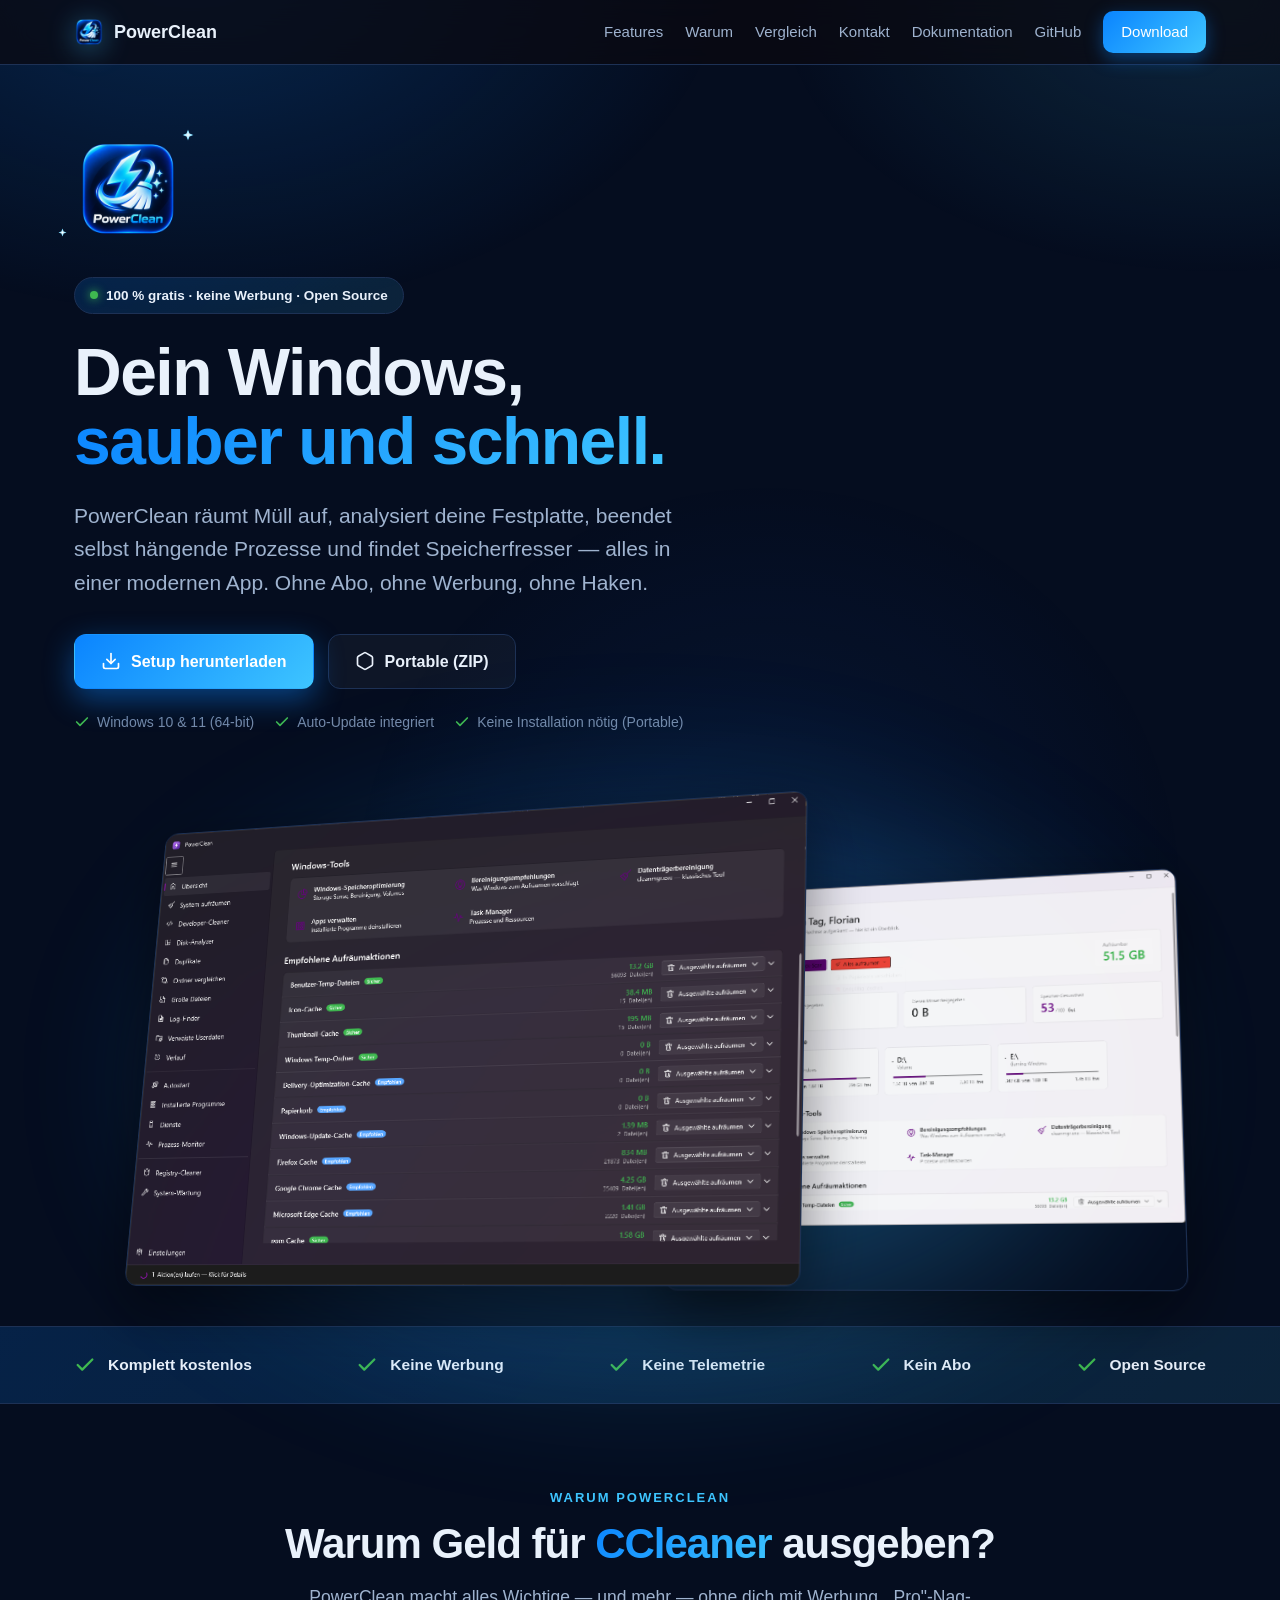
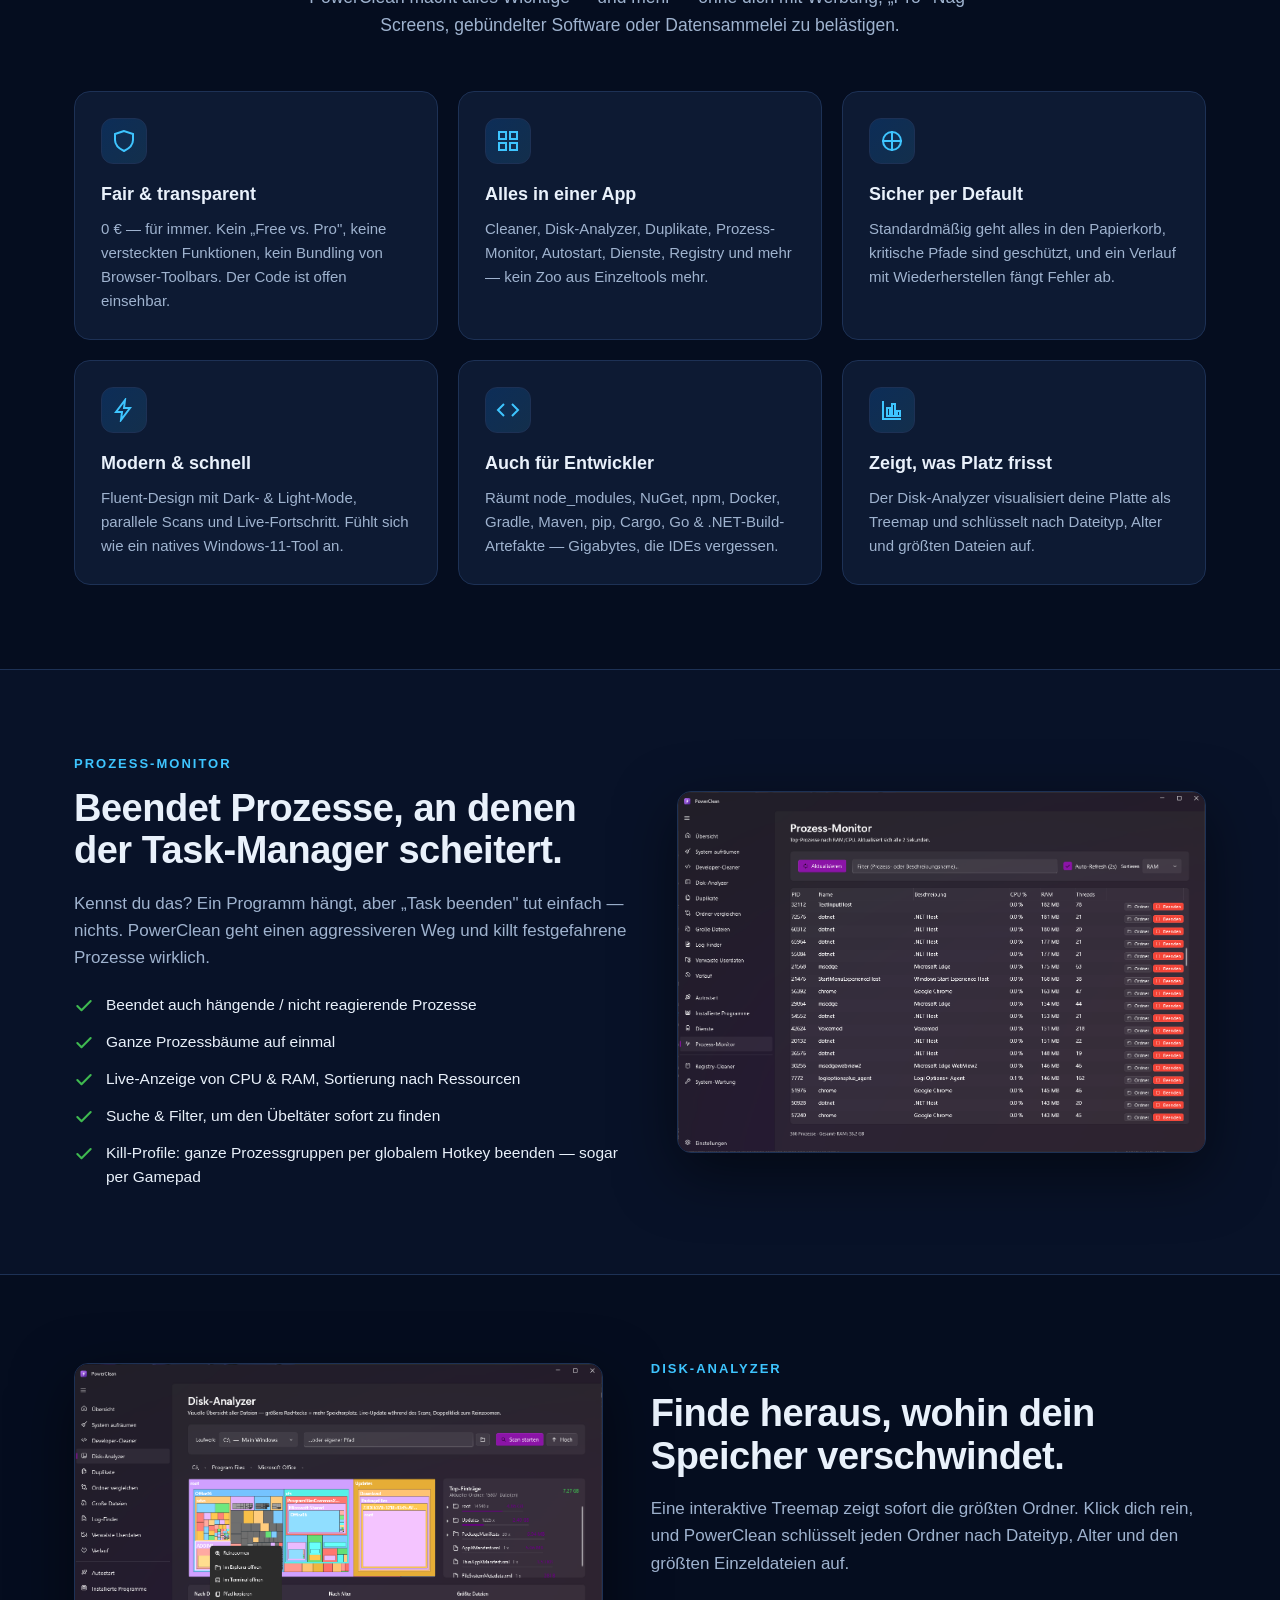
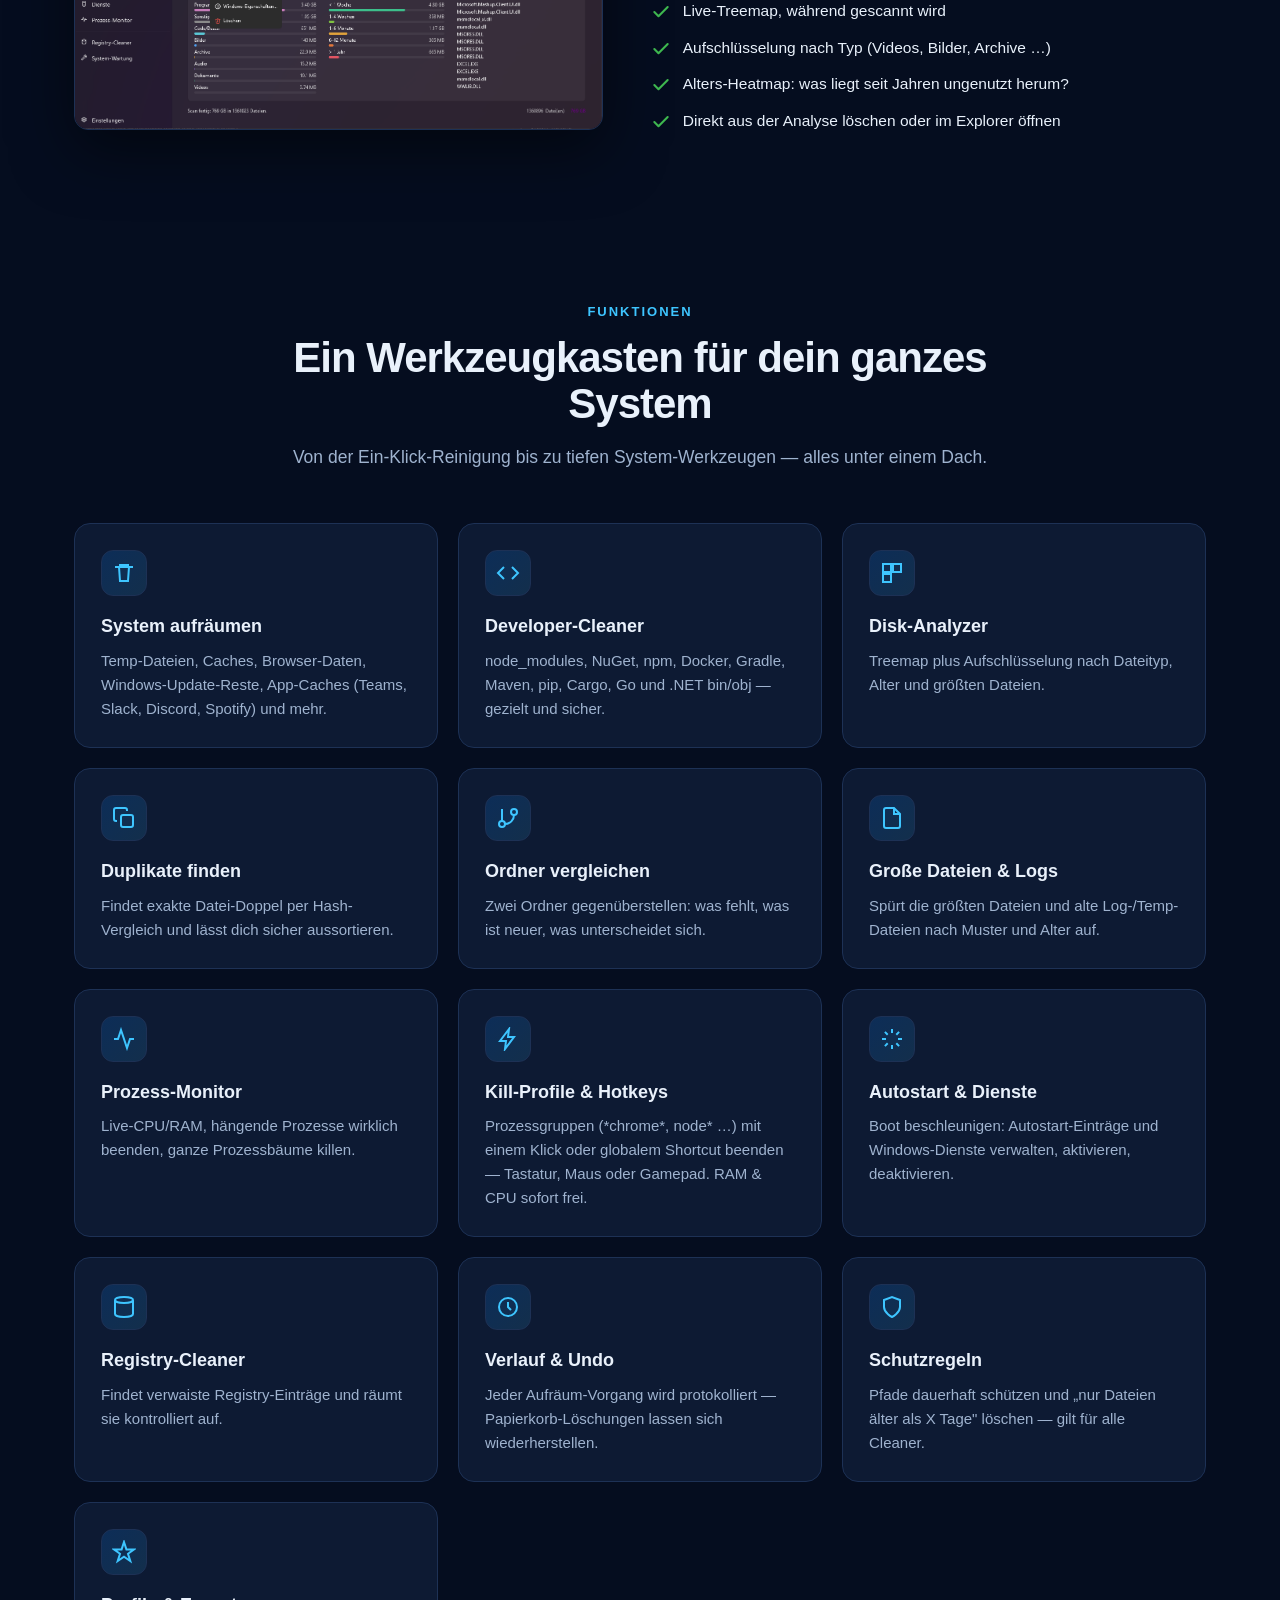
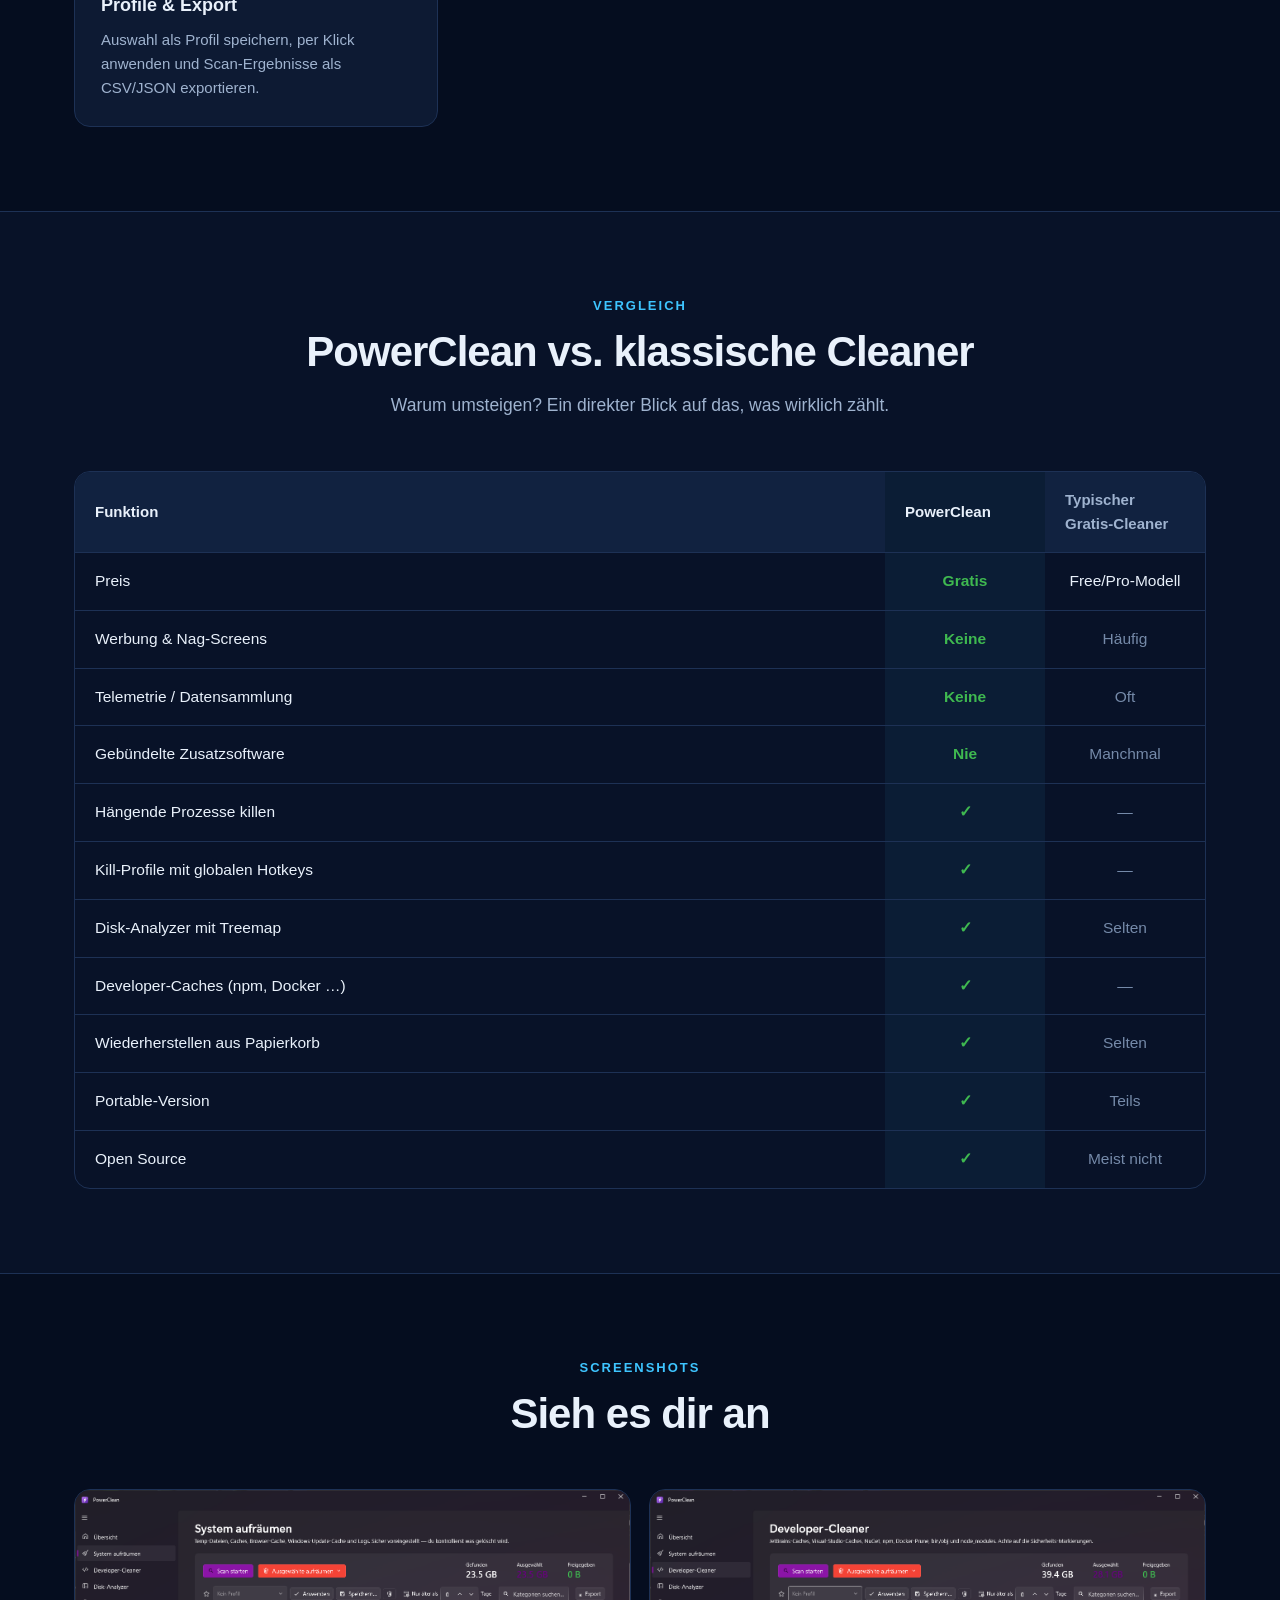
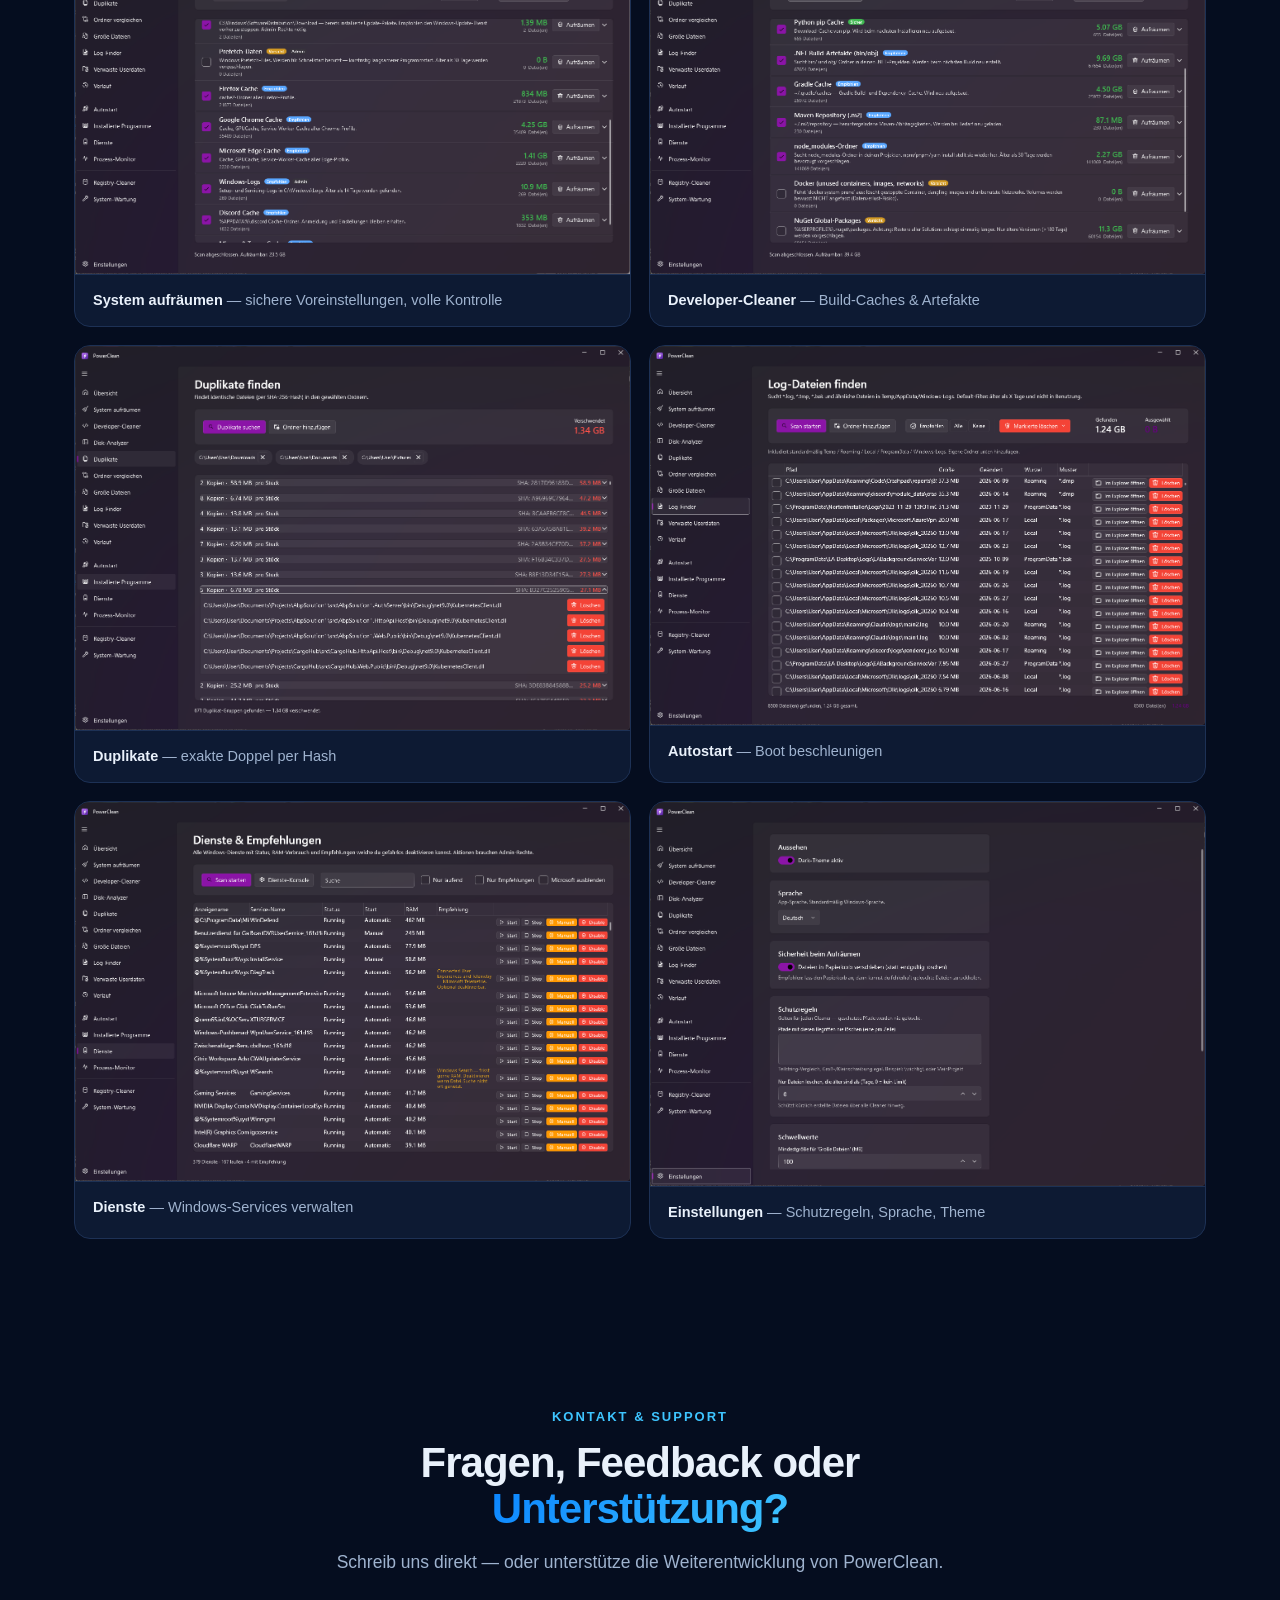
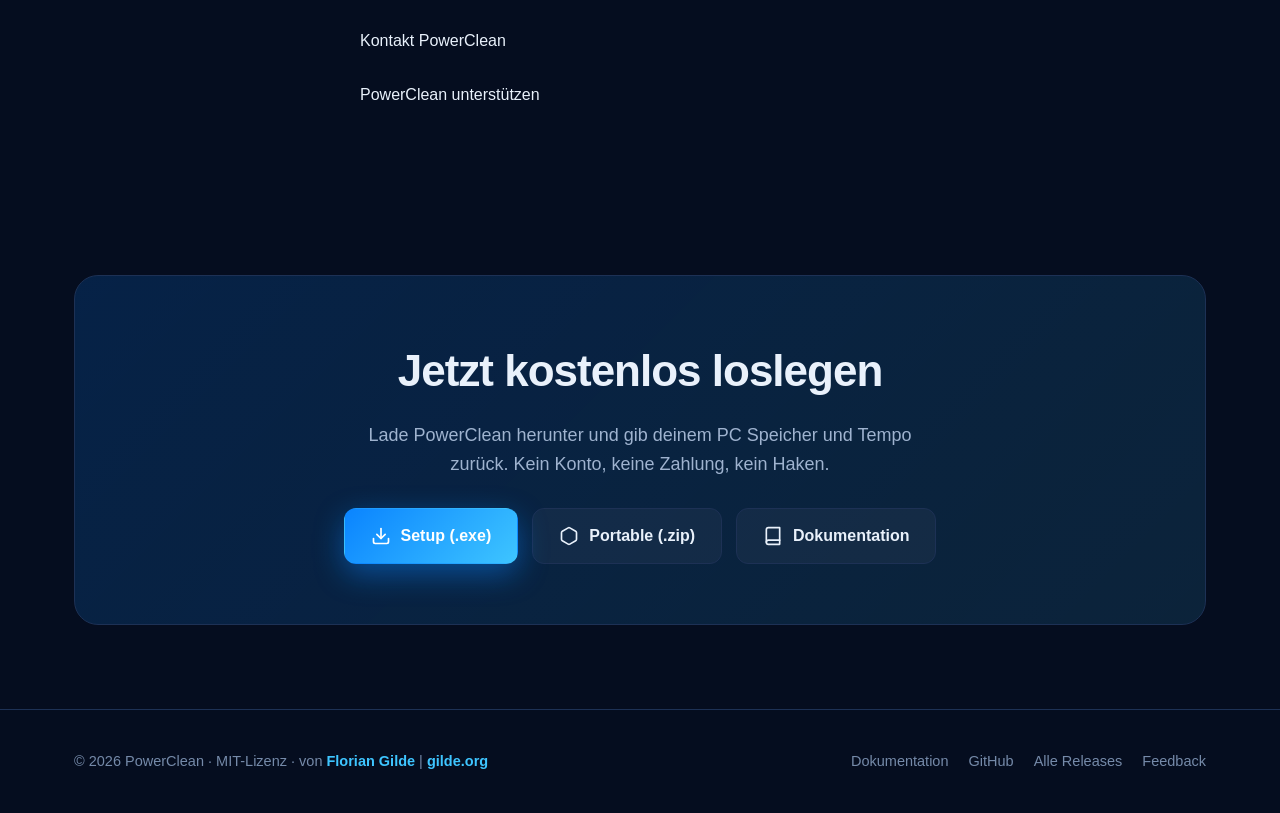
<file: docs/index.html>
<!DOCTYPE html>
<html lang="de">
<head>
    <meta charset="UTF-8" />
    <meta name="viewport" content="width=device-width, initial-scale=1.0" />
    <title>PowerClean — Gratis Windows-Cleaner, Disk-Analyzer & System-Tool</title>
    <meta name="description" content="PowerClean räumt Windows auf, analysiert deine Festplatte, beendet hängende Prozesse und killt ganze Prozessgruppen per Hotkey. 100 % gratis, keine Werbung, keine Telemetrie — die kostenlose Alternative zu CCleaner." />
    <meta property="og:title" content="PowerClean — Gratis Windows-Cleaner & System-Tool" />
    <meta property="og:description" content="Aufräumen, Disk-Analyse, Prozesse killen, Kill-Profile mit globalen Hotkeys, Duplikate finden — 100 % gratis, keine Werbung, Open Source." />
    <meta property="og:image" content="img/icon.png" />
    <link rel="canonical" href="https://fgilde.github.io/PowerClean/" />
    <link rel="icon" type="image/png" href="img/icon.png" />
    <link rel="stylesheet" href="assets/style.css" />
</head>
<body>

<!-- NAV -->
<nav class="nav">
    <div class="wrap nav-inner">
        <a class="brand" href="index.html">
            <img src="img/icon.png" alt="PowerClean" class="logo" />
            PowerClean
        </a>
        <div class="nav-links">
            <a href="#features">Features</a>
            <a href="#why">Warum</a>
            <a href="#compare">Vergleich</a>
            <a href="#connect">Kontakt</a>
            <a href="docs.html">Dokumentation</a>
            <a href="https://github.com/fgilde/PowerClean" target="_blank" rel="noopener">GitHub</a>
            <a class="nav-cta" href="#download">Download</a>
        </div>
    </div>
</nav>

<!-- HERO -->
<header class="hero">
    <div class="wrap">
        <span class="hero-icon-wrap"><img src="img/icon.png" alt="PowerClean App-Icon" class="hero-icon" /></span>
        <br>
        <span class="hero-badge"><span class="dot"></span> 100 % gratis · keine Werbung · Open Source</span>
        <h1>Dein Windows,<br><span class="accent-text">sauber und schnell.</span></h1>
        <p class="sub">
            PowerClean räumt Müll auf, analysiert deine Festplatte, beendet selbst hängende Prozesse
            und findet Speicherfresser — alles in einer modernen App. Ohne Abo, ohne Werbung, ohne Haken.
        </p>
        <div class="hero-actions">
            <a class="btn btn-primary" href="https://github.com/fgilde/PowerClean/releases/latest/download/PowerClean-win-Setup.exe">
                <svg viewBox="0 0 24 24" fill="none" stroke="currentColor" stroke-width="2" stroke-linecap="round" stroke-linejoin="round"><path d="M21 15v4a2 2 0 0 1-2 2H5a2 2 0 0 1-2-2v-4"/><polyline points="7 10 12 15 17 10"/><line x1="12" y1="15" x2="12" y2="3"/></svg>
                Setup herunterladen
            </a>
            <a class="btn btn-ghost" href="https://github.com/fgilde/PowerClean/releases/latest/download/PowerClean-win-Portable.zip">
                <svg viewBox="0 0 24 24" fill="none" stroke="currentColor" stroke-width="2" stroke-linecap="round" stroke-linejoin="round"><path d="M21 16V8a2 2 0 0 0-1-1.73l-7-4a2 2 0 0 0-2 0l-7 4A2 2 0 0 0 3 8v8a2 2 0 0 0 1 1.73l7 4a2 2 0 0 0 2 0l7-4A2 2 0 0 0 21 16z"/></svg>
                Portable (ZIP)
            </a>
        </div>
        <div class="hero-meta">
            <span><svg viewBox="0 0 24 24" fill="none" stroke="currentColor" stroke-width="2.5" stroke-linecap="round" stroke-linejoin="round"><polyline points="20 6 9 17 4 12"/></svg> Windows 10 &amp; 11 (64-bit)</span>
            <span><svg viewBox="0 0 24 24" fill="none" stroke="currentColor" stroke-width="2.5" stroke-linecap="round" stroke-linejoin="round"><polyline points="20 6 9 17 4 12"/></svg> Auto-Update integriert</span>
            <span><svg viewBox="0 0 24 24" fill="none" stroke="currentColor" stroke-width="2.5" stroke-linecap="round" stroke-linejoin="round"><polyline points="20 6 9 17 4 12"/></svg> Keine Installation nötig (Portable)</span>
        </div>

        <div class="hero-shots">
            <div class="hero-glow"></div>
            <div class="shot dark"><img src="img/home.png" alt="PowerClean Übersicht (Dark Mode)" /></div>
            <div class="shot light"><img src="img/home-light.png" alt="PowerClean Übersicht (Light Mode)" /></div>
        </div>
    </div>
</header>

<!-- FREE BAND -->
<div class="freeband">
    <div class="wrap row">
        <div class="item"><svg viewBox="0 0 24 24" fill="none" stroke="currentColor" stroke-width="2.5" stroke-linecap="round" stroke-linejoin="round"><polyline points="20 6 9 17 4 12"/></svg> Komplett kostenlos</div>
        <div class="item"><svg viewBox="0 0 24 24" fill="none" stroke="currentColor" stroke-width="2.5" stroke-linecap="round" stroke-linejoin="round"><polyline points="20 6 9 17 4 12"/></svg> Keine Werbung</div>
        <div class="item"><svg viewBox="0 0 24 24" fill="none" stroke="currentColor" stroke-width="2.5" stroke-linecap="round" stroke-linejoin="round"><polyline points="20 6 9 17 4 12"/></svg> Keine Telemetrie</div>
        <div class="item"><svg viewBox="0 0 24 24" fill="none" stroke="currentColor" stroke-width="2.5" stroke-linecap="round" stroke-linejoin="round"><polyline points="20 6 9 17 4 12"/></svg> Kein Abo</div>
        <div class="item"><svg viewBox="0 0 24 24" fill="none" stroke="currentColor" stroke-width="2.5" stroke-linecap="round" stroke-linejoin="round"><polyline points="20 6 9 17 4 12"/></svg> Open Source</div>
    </div>
</div>

<!-- WHY -->
<section id="why">
    <div class="wrap">
        <div class="section-head">
            <div class="eyebrow">Warum PowerClean</div>
            <h2>Warum Geld für <span class="accent-text">CCleaner</span> ausgeben?</h2>
            <p>PowerClean macht alles Wichtige — und mehr — ohne dich mit Werbung, „Pro"-Nag-Screens, gebündelter Software oder Datensammelei zu belästigen.</p>
        </div>
        <div class="grid">
            <div class="feature">
                <div class="ico"><svg viewBox="0 0 24 24" fill="none" stroke="currentColor" stroke-width="2"><path d="M12 2 3 5v6c0 5 3.8 8.5 9 11 5.2-2.5 9-6 9-11V5l-9-3z"/></svg></div>
                <h3>Fair &amp; transparent</h3>
                <p>0 € — für immer. Kein „Free vs. Pro", keine versteckten Funktionen, kein Bundling von Browser-Toolbars. Der Code ist offen einsehbar.</p>
            </div>
            <div class="feature">
                <div class="ico"><svg viewBox="0 0 24 24" fill="none" stroke="currentColor" stroke-width="2"><rect x="3" y="3" width="7" height="7"/><rect x="14" y="3" width="7" height="7"/><rect x="14" y="14" width="7" height="7"/><rect x="3" y="14" width="7" height="7"/></svg></div>
                <h3>Alles in einer App</h3>
                <p>Cleaner, Disk-Analyzer, Duplikate, Prozess-Monitor, Autostart, Dienste, Registry und mehr — kein Zoo aus Einzeltools mehr.</p>
            </div>
            <div class="feature">
                <div class="ico"><svg viewBox="0 0 24 24" fill="none" stroke="currentColor" stroke-width="2"><path d="M12 2v20M2 12h20"/><circle cx="12" cy="12" r="9"/></svg></div>
                <h3>Sicher per Default</h3>
                <p>Standardmäßig geht alles in den Papierkorb, kritische Pfade sind geschützt, und ein Verlauf mit Wiederherstellen fängt Fehler ab.</p>
            </div>
            <div class="feature">
                <div class="ico"><svg viewBox="0 0 24 24" fill="none" stroke="currentColor" stroke-width="2"><path d="M13 2 4 14h6l-1 8 9-12h-6z"/></svg></div>
                <h3>Modern &amp; schnell</h3>
                <p>Fluent-Design mit Dark- &amp; Light-Mode, parallele Scans und Live-Fortschritt. Fühlt sich wie ein natives Windows-11-Tool an.</p>
            </div>
            <div class="feature">
                <div class="ico"><svg viewBox="0 0 24 24" fill="none" stroke="currentColor" stroke-width="2"><polyline points="16 18 22 12 16 6"/><polyline points="8 6 2 12 8 18"/></svg></div>
                <h3>Auch für Entwickler</h3>
                <p>Räumt node_modules, NuGet, npm, Docker, Gradle, Maven, pip, Cargo, Go &amp; .NET-Build-Artefakte — Gigabytes, die IDEs vergessen.</p>
            </div>
            <div class="feature">
                <div class="ico"><svg viewBox="0 0 24 24" fill="none" stroke="currentColor" stroke-width="2"><path d="M3 3v18h18"/><rect x="7" y="10" width="3" height="8"/><rect x="12" y="6" width="3" height="12"/><rect x="17" y="13" width="3" height="5"/></svg></div>
                <h3>Zeigt, was Platz frisst</h3>
                <p>Der Disk-Analyzer visualisiert deine Platte als Treemap und schlüsselt nach Dateityp, Alter und größten Dateien auf.</p>
            </div>
        </div>
    </div>
</section>

<!-- SPOTLIGHT: PROCESS -->
<section class="spotlight">
    <div class="wrap">
        <div class="spot-grid">
            <div class="spot-text">
                <div class="eyebrow">Prozess-Monitor</div>
                <h2>Beendet Prozesse, an denen der Task-Manager scheitert.</h2>
                <p>
                    Kennst du das? Ein Programm hängt, aber „Task beenden" tut einfach — nichts. PowerClean geht
                    einen aggressiveren Weg und killt festgefahrene Prozesse wirklich.
                </p>
                <ul class="spot-list">
                    <li><svg viewBox="0 0 24 24" fill="none" stroke="currentColor" stroke-width="2.5" stroke-linecap="round" stroke-linejoin="round"><polyline points="20 6 9 17 4 12"/></svg> Beendet auch hängende / nicht reagierende Prozesse</li>
                    <li><svg viewBox="0 0 24 24" fill="none" stroke="currentColor" stroke-width="2.5" stroke-linecap="round" stroke-linejoin="round"><polyline points="20 6 9 17 4 12"/></svg> Ganze Prozessbäume auf einmal</li>
                    <li><svg viewBox="0 0 24 24" fill="none" stroke="currentColor" stroke-width="2.5" stroke-linecap="round" stroke-linejoin="round"><polyline points="20 6 9 17 4 12"/></svg> Live-Anzeige von CPU &amp; RAM, Sortierung nach Ressourcen</li>
                    <li><svg viewBox="0 0 24 24" fill="none" stroke="currentColor" stroke-width="2.5" stroke-linecap="round" stroke-linejoin="round"><polyline points="20 6 9 17 4 12"/></svg> Suche &amp; Filter, um den Übeltäter sofort zu finden</li>
                    <li><svg viewBox="0 0 24 24" fill="none" stroke="currentColor" stroke-width="2.5" stroke-linecap="round" stroke-linejoin="round"><polyline points="20 6 9 17 4 12"/></svg> Kill-Profile: ganze Prozessgruppen per globalem Hotkey beenden — sogar per Gamepad</li>
                </ul>
            </div>
            <div class="spot-shot"><img src="img/process.png" alt="Prozess-Monitor" /></div>
        </div>
    </div>
</section>

<!-- SPOTLIGHT: DISK -->
<section>
    <div class="wrap">
        <div class="spot-grid rev">
            <div class="spot-text">
                <div class="eyebrow">Disk-Analyzer</div>
                <h2>Finde heraus, wohin dein Speicher verschwindet.</h2>
                <p>
                    Eine interaktive Treemap zeigt sofort die größten Ordner. Klick dich rein, und PowerClean
                    schlüsselt jeden Ordner nach Dateityp, Alter und den größten Einzeldateien auf.
                </p>
                <ul class="spot-list">
                    <li><svg viewBox="0 0 24 24" fill="none" stroke="currentColor" stroke-width="2.5" stroke-linecap="round" stroke-linejoin="round"><polyline points="20 6 9 17 4 12"/></svg> Live-Treemap, während gescannt wird</li>
                    <li><svg viewBox="0 0 24 24" fill="none" stroke="currentColor" stroke-width="2.5" stroke-linecap="round" stroke-linejoin="round"><polyline points="20 6 9 17 4 12"/></svg> Aufschlüsselung nach Typ (Videos, Bilder, Archive …)</li>
                    <li><svg viewBox="0 0 24 24" fill="none" stroke="currentColor" stroke-width="2.5" stroke-linecap="round" stroke-linejoin="round"><polyline points="20 6 9 17 4 12"/></svg> Alters-Heatmap: was liegt seit Jahren ungenutzt herum?</li>
                    <li><svg viewBox="0 0 24 24" fill="none" stroke="currentColor" stroke-width="2.5" stroke-linecap="round" stroke-linejoin="round"><polyline points="20 6 9 17 4 12"/></svg> Direkt aus der Analyse löschen oder im Explorer öffnen</li>
                </ul>
            </div>
            <div class="spot-shot"><img src="img/analyzer.png" alt="Disk-Analyzer" /></div>
        </div>
    </div>
</section>

<!-- FEATURES GRID -->
<section id="features">
    <div class="wrap">
        <div class="section-head">
            <div class="eyebrow">Funktionen</div>
            <h2>Ein Werkzeugkasten für dein ganzes System</h2>
            <p>Von der Ein-Klick-Reinigung bis zu tiefen System-Werkzeugen — alles unter einem Dach.</p>
        </div>
        <div class="grid">
            <div class="feature"><div class="ico"><svg viewBox="0 0 24 24" fill="none" stroke="currentColor" stroke-width="2"><path d="M3 6h18M8 6V4h8v2m-9 0 1 14h8l1-14"/></svg></div><h3>System aufräumen</h3><p>Temp-Dateien, Caches, Browser-Daten, Windows-Update-Reste, App-Caches (Teams, Slack, Discord, Spotify) und mehr.</p></div>
            <div class="feature"><div class="ico"><svg viewBox="0 0 24 24" fill="none" stroke="currentColor" stroke-width="2"><polyline points="16 18 22 12 16 6"/><polyline points="8 6 2 12 8 18"/></svg></div><h3>Developer-Cleaner</h3><p>node_modules, NuGet, npm, Docker, Gradle, Maven, pip, Cargo, Go und .NET bin/obj — gezielt und sicher.</p></div>
            <div class="feature"><div class="ico"><svg viewBox="0 0 24 24" fill="none" stroke="currentColor" stroke-width="2"><rect x="3" y="3" width="8" height="8"/><rect x="13" y="3" width="8" height="8"/><rect x="3" y="13" width="8" height="8"/></svg></div><h3>Disk-Analyzer</h3><p>Treemap plus Aufschlüsselung nach Dateityp, Alter und größten Dateien.</p></div>
            <div class="feature"><div class="ico"><svg viewBox="0 0 24 24" fill="none" stroke="currentColor" stroke-width="2"><rect x="9" y="9" width="12" height="12" rx="2"/><path d="M5 15H4a2 2 0 0 1-2-2V4a2 2 0 0 1 2-2h9a2 2 0 0 1 2 2v1"/></svg></div><h3>Duplikate finden</h3><p>Findet exakte Datei-Doppel per Hash-Vergleich und lässt dich sicher aussortieren.</p></div>
            <div class="feature"><div class="ico"><svg viewBox="0 0 24 24" fill="none" stroke="currentColor" stroke-width="2"><path d="M6 3v12"/><circle cx="6" cy="18" r="3"/><circle cx="18" cy="6" r="3"/><path d="M18 9a9 9 0 0 1-9 9"/></svg></div><h3>Ordner vergleichen</h3><p>Zwei Ordner gegenüberstellen: was fehlt, was ist neuer, was unterscheidet sich.</p></div>
            <div class="feature"><div class="ico"><svg viewBox="0 0 24 24" fill="none" stroke="currentColor" stroke-width="2"><path d="M14 2H6a2 2 0 0 0-2 2v16a2 2 0 0 0 2 2h12a2 2 0 0 0 2-2V8z"/><polyline points="14 2 14 8 20 8"/></svg></div><h3>Große Dateien &amp; Logs</h3><p>Spürt die größten Dateien und alte Log-/Temp-Dateien nach Muster und Alter auf.</p></div>
            <div class="feature"><div class="ico"><svg viewBox="0 0 24 24" fill="none" stroke="currentColor" stroke-width="2"><path d="M22 12h-4l-3 9L9 3l-3 9H2"/></svg></div><h3>Prozess-Monitor</h3><p>Live-CPU/RAM, hängende Prozesse wirklich beenden, ganze Prozessbäume killen.</p></div>
            <div class="feature"><div class="ico"><svg viewBox="0 0 24 24" fill="none" stroke="currentColor" stroke-width="2"><path d="M13 2 4 14h6l-1 8 9-12h-6z"/></svg></div><h3>Kill-Profile &amp; Hotkeys</h3><p>Prozessgruppen (*chrome*, node* …) mit einem Klick oder globalem Shortcut beenden — Tastatur, Maus oder Gamepad. RAM &amp; CPU sofort frei.</p></div>
            <div class="feature"><div class="ico"><svg viewBox="0 0 24 24" fill="none" stroke="currentColor" stroke-width="2"><path d="M12 2v4M12 18v4M4.9 4.9l2.8 2.8M16.3 16.3l2.8 2.8M2 12h4M18 12h4M4.9 19.1l2.8-2.8M16.3 7.7l2.8-2.8"/></svg></div><h3>Autostart &amp; Dienste</h3><p>Boot beschleunigen: Autostart-Einträge und Windows-Dienste verwalten, aktivieren, deaktivieren.</p></div>
            <div class="feature"><div class="ico"><svg viewBox="0 0 24 24" fill="none" stroke="currentColor" stroke-width="2"><ellipse cx="12" cy="5" rx="9" ry="3"/><path d="M3 5v14a9 3 0 0 0 18 0V5"/></svg></div><h3>Registry-Cleaner</h3><p>Findet verwaiste Registry-Einträge und räumt sie kontrolliert auf.</p></div>
            <div class="feature"><div class="ico"><svg viewBox="0 0 24 24" fill="none" stroke="currentColor" stroke-width="2"><path d="M3 12a9 9 0 1 0 9-9 9 9 0 0 0-9 9z"/><polyline points="12 7 12 12 15 15"/></svg></div><h3>Verlauf &amp; Undo</h3><p>Jeder Aufräum-Vorgang wird protokolliert — Papierkorb-Löschungen lassen sich wiederherstellen.</p></div>
            <div class="feature"><div class="ico"><svg viewBox="0 0 24 24" fill="none" stroke="currentColor" stroke-width="2"><path d="M12 22s8-4 8-10V5l-8-3-8 3v7c0 6 8 10 8 10z"/></svg></div><h3>Schutzregeln</h3><p>Pfade dauerhaft schützen und „nur Dateien älter als X Tage" löschen — gilt für alle Cleaner.</p></div>
            <div class="feature"><div class="ico"><svg viewBox="0 0 24 24" fill="none" stroke="currentColor" stroke-width="2"><path d="m12 2 2.4 7.4H22l-6 4.4 2.3 7.2L12 16.6 5.7 21l2.3-7.2-6-4.4h7.6z"/></svg></div><h3>Profile &amp; Export</h3><p>Auswahl als Profil speichern, per Klick anwenden und Scan-Ergebnisse als CSV/JSON exportieren.</p></div>
        </div>
    </div>
</section>

<!-- COMPARISON -->
<section id="compare" class="spotlight">
    <div class="wrap">
        <div class="section-head">
            <div class="eyebrow">Vergleich</div>
            <h2>PowerClean vs. klassische Cleaner</h2>
            <p>Warum umsteigen? Ein direkter Blick auf das, was wirklich zählt.</p>
        </div>
        <div style="overflow-x:auto">
        <table class="cmp">
            <thead>
                <tr>
                    <th>Funktion</th>
                    <th class="us us-col col-us">PowerClean</th>
                    <th class="them">Typischer Gratis-Cleaner</th>
                </tr>
            </thead>
            <tbody>
                <tr><td class="feat">Preis</td><td class="val col-us"><span class="yes">Gratis</span></td><td class="val">Free/Pro-Modell</td></tr>
                <tr><td class="feat">Werbung &amp; Nag-Screens</td><td class="val col-us"><span class="yes">Keine</span></td><td class="val no">Häufig</td></tr>
                <tr><td class="feat">Telemetrie / Datensammlung</td><td class="val col-us"><span class="yes">Keine</span></td><td class="val no">Oft</td></tr>
                <tr><td class="feat">Gebündelte Zusatzsoftware</td><td class="val col-us"><span class="yes">Nie</span></td><td class="val no">Manchmal</td></tr>
                <tr><td class="feat">Hängende Prozesse killen</td><td class="val col-us"><span class="yes">✓</span></td><td class="val no">—</td></tr>
                <tr><td class="feat">Kill-Profile mit globalen Hotkeys</td><td class="val col-us"><span class="yes">✓</span></td><td class="val no">—</td></tr>
                <tr><td class="feat">Disk-Analyzer mit Treemap</td><td class="val col-us"><span class="yes">✓</span></td><td class="val no">Selten</td></tr>
                <tr><td class="feat">Developer-Caches (npm, Docker …)</td><td class="val col-us"><span class="yes">✓</span></td><td class="val no">—</td></tr>
                <tr><td class="feat">Wiederherstellen aus Papierkorb</td><td class="val col-us"><span class="yes">✓</span></td><td class="val no">Selten</td></tr>
                <tr><td class="feat">Portable-Version</td><td class="val col-us"><span class="yes">✓</span></td><td class="val no">Teils</td></tr>
                <tr><td class="feat">Open Source</td><td class="val col-us"><span class="yes">✓</span></td><td class="val no">Meist nicht</td></tr>
            </tbody>
        </table>
        </div>
    </div>
</section>

<!-- GALLERY -->
<section>
    <div class="wrap">
        <div class="section-head">
            <div class="eyebrow">Screenshots</div>
            <h2>Sieh es dir an</h2>
        </div>
        <div class="gallery">
            <figure><img src="img/system-clean.png" alt="System aufräumen"><figcaption><b>System aufräumen</b> — sichere Voreinstellungen, volle Kontrolle</figcaption></figure>
            <figure><img src="img/dev-clean.png" alt="Developer-Cleaner"><figcaption><b>Developer-Cleaner</b> — Build-Caches &amp; Artefakte</figcaption></figure>
            <figure><img src="img/duplicates.png" alt="Duplikate"><figcaption><b>Duplikate</b> — exakte Doppel per Hash</figcaption></figure>
            <figure><img src="img/autostart-mng.png" alt="Autostart"><figcaption><b>Autostart</b> — Boot beschleunigen</figcaption></figure>
            <figure><img src="img/services.png" alt="Dienste"><figcaption><b>Dienste</b> — Windows-Services verwalten</figcaption></figure>
            <figure><img src="img/settings.png" alt="Einstellungen"><figcaption><b>Einstellungen</b> — Schutzregeln, Sprache, Theme</figcaption></figure>
        </div>
    </div>
</section>

<!-- KONTAKT & SUPPORT -->
<section id="connect">
    <div class="wrap">
        <div class="section-head">
            <div class="eyebrow">Kontakt &amp; Support</div>
            <h2>Fragen, Feedback oder <span class="accent-text">Unterstützung?</span></h2>
            <p>Schreib uns direkt — oder unterstütze die Weiterentwicklung von PowerClean.</p>
        </div>
        <div class="connect-grid">
            <gilde-contact project="fgilde/PowerClean" widget="contact" inline theme="dark" accent="#3ec5ff"
                           language="de" title="Kontakt PowerClean" width="560" radius="18" padding="28"
                           show-logo="true" show-description="false" show-homepage="false"
                           show-preview-notice="false" show-footer="false">Kontakt PowerClean</gilde-contact>
            <gilde-support project="fgilde/PowerClean" widget="support" inline theme="dark" accent="#3ec5ff"
                           language="de" width="560" radius="18" padding="28"
                           show-logo="true" show-description="false" show-homepage="false"
                           show-preview-notice="false" show-footer="false"
                           show-support-hint="false" support-hint-text="Du wechselst zum jeweiligen Anbieter."
                           support-layout="rows" show-support-icons="true" show-support-qr="true">PowerClean unterstützen</gilde-support>
        </div>
    </div>
</section>

<!-- DOWNLOAD CTA -->
<section id="download" class="cta-band">
    <div class="wrap">
        <div class="cta-card">
            <h2>Jetzt kostenlos loslegen</h2>
            <p>Lade PowerClean herunter und gib deinem PC Speicher und Tempo zurück. Kein Konto, keine Zahlung, kein Haken.</p>
            <div class="cta-actions">
                <a class="btn btn-primary" href="https://github.com/fgilde/PowerClean/releases/latest/download/PowerClean-win-Setup.exe">
                    <svg viewBox="0 0 24 24" fill="none" stroke="currentColor" stroke-width="2" stroke-linecap="round" stroke-linejoin="round"><path d="M21 15v4a2 2 0 0 1-2 2H5a2 2 0 0 1-2-2v-4"/><polyline points="7 10 12 15 17 10"/><line x1="12" y1="15" x2="12" y2="3"/></svg>
                    Setup (.exe)
                </a>
                <a class="btn btn-ghost" href="https://github.com/fgilde/PowerClean/releases/latest/download/PowerClean-win-Portable.zip">
                    <svg viewBox="0 0 24 24" fill="none" stroke="currentColor" stroke-width="2" stroke-linecap="round" stroke-linejoin="round"><path d="M21 16V8a2 2 0 0 0-1-1.73l-7-4a2 2 0 0 0-2 0l-7 4A2 2 0 0 0 3 8v8a2 2 0 0 0 1 1.73l7 4a2 2 0 0 0 2 0l7-4A2 2 0 0 0 21 16z"/></svg>
                    Portable (.zip)
                </a>
                <a class="btn btn-ghost" href="docs.html">
                    <svg viewBox="0 0 24 24" fill="none" stroke="currentColor" stroke-width="2" stroke-linecap="round" stroke-linejoin="round"><path d="M4 19.5A2.5 2.5 0 0 1 6.5 17H20"/><path d="M6.5 2H20v20H6.5A2.5 2.5 0 0 1 4 19.5v-15A2.5 2.5 0 0 1 6.5 2z"/></svg>
                    Dokumentation
                </a>
            </div>
        </div>
    </div>
</section>

<footer>
    <div class="wrap foot-inner">
        <div>© 2026 PowerClean · MIT-Lizenz · von <a href="https://florian.gilde.org" target="_blank" rel="noopener" style="color:var(--accent);font-weight:600">Florian Gilde</a> | <a href="https://www.gilde.org" target="_blank" rel="noopener" style="color:var(--accent);font-weight:600">gilde.org</a></div>
        <div class="foot-links">
            <a href="docs.html">Dokumentation</a>
            <a href="https://github.com/fgilde/PowerClean" target="_blank" rel="noopener">GitHub</a>
            <a href="https://github.com/fgilde/PowerClean/releases" target="_blank" rel="noopener">Alle Releases</a>
            <a href="https://github.com/fgilde/PowerClean/issues" target="_blank" rel="noopener">Feedback</a>
        </div>
    </div>
</footer>

<script src="assets/lightbox.js"></script>
<script type="module" src="https://connect.gilde.org/widgets/v1.js"></script>
</body>
</html>
</file>
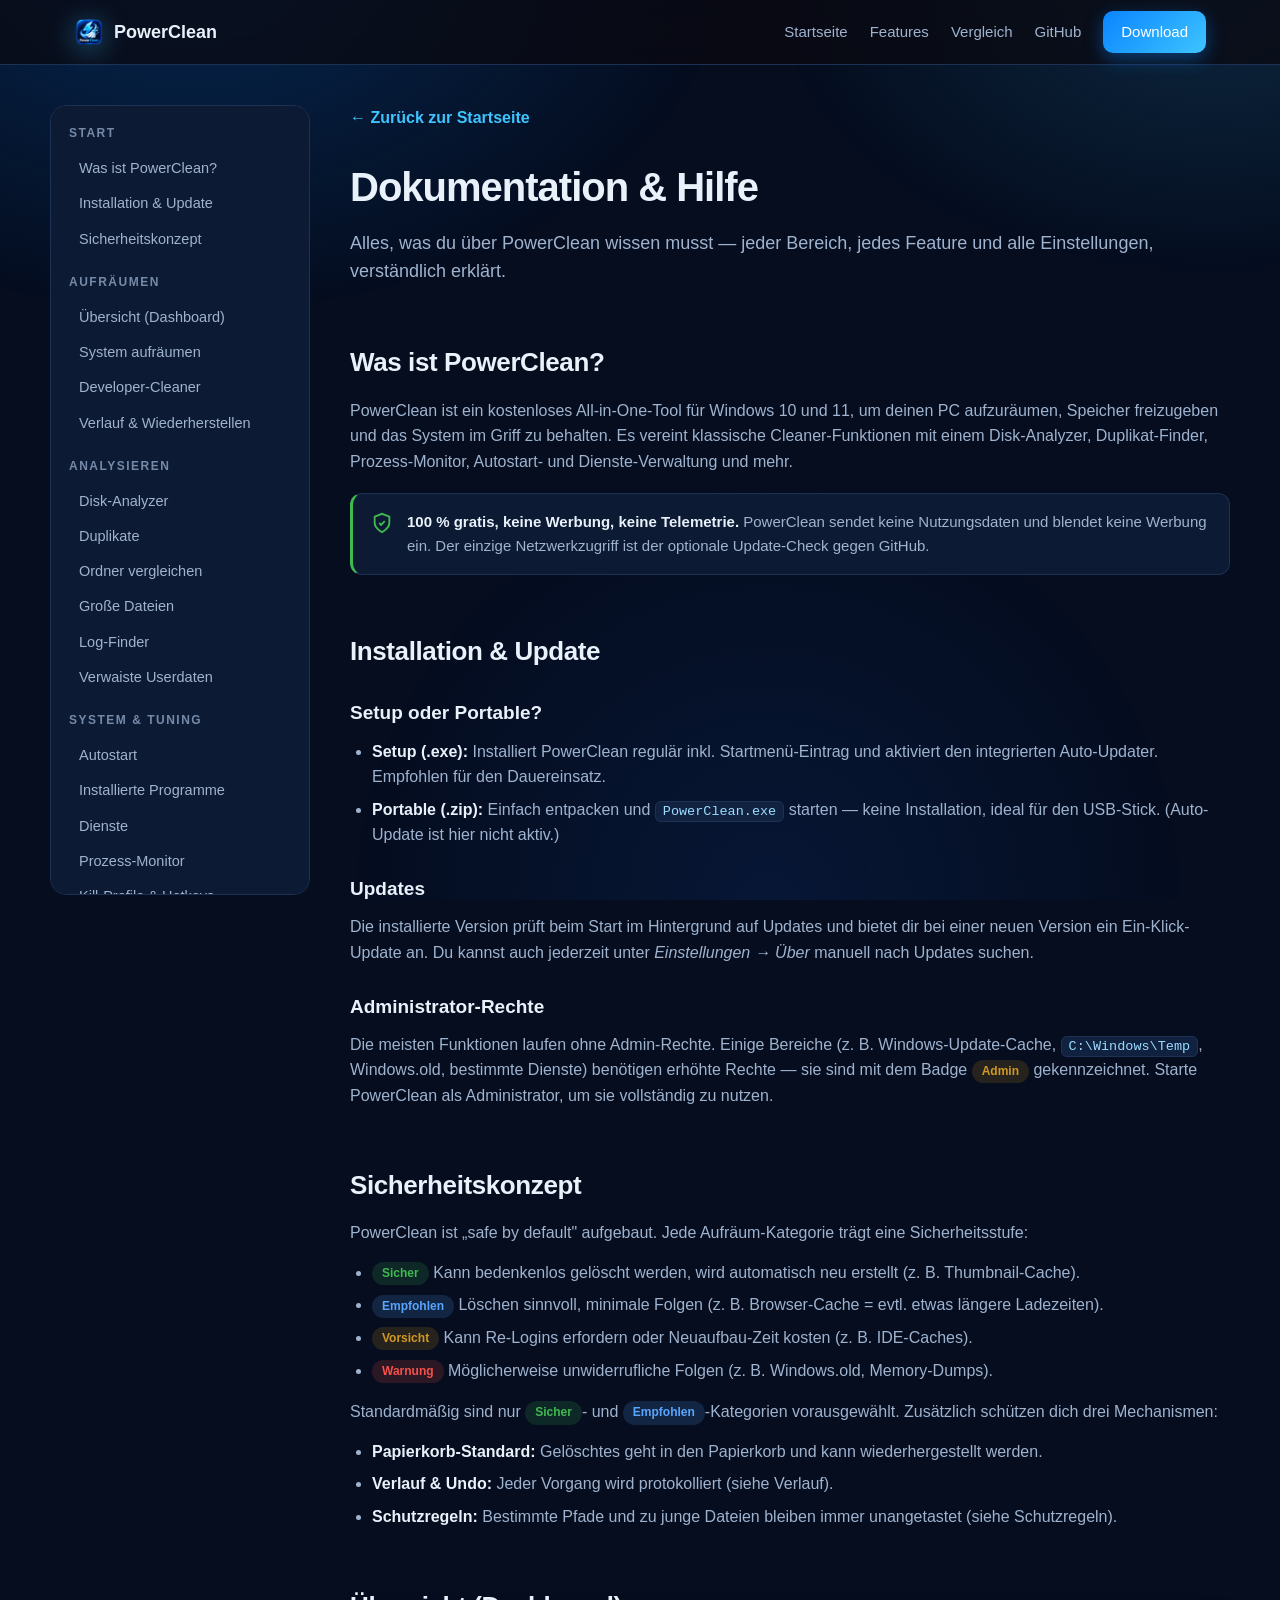
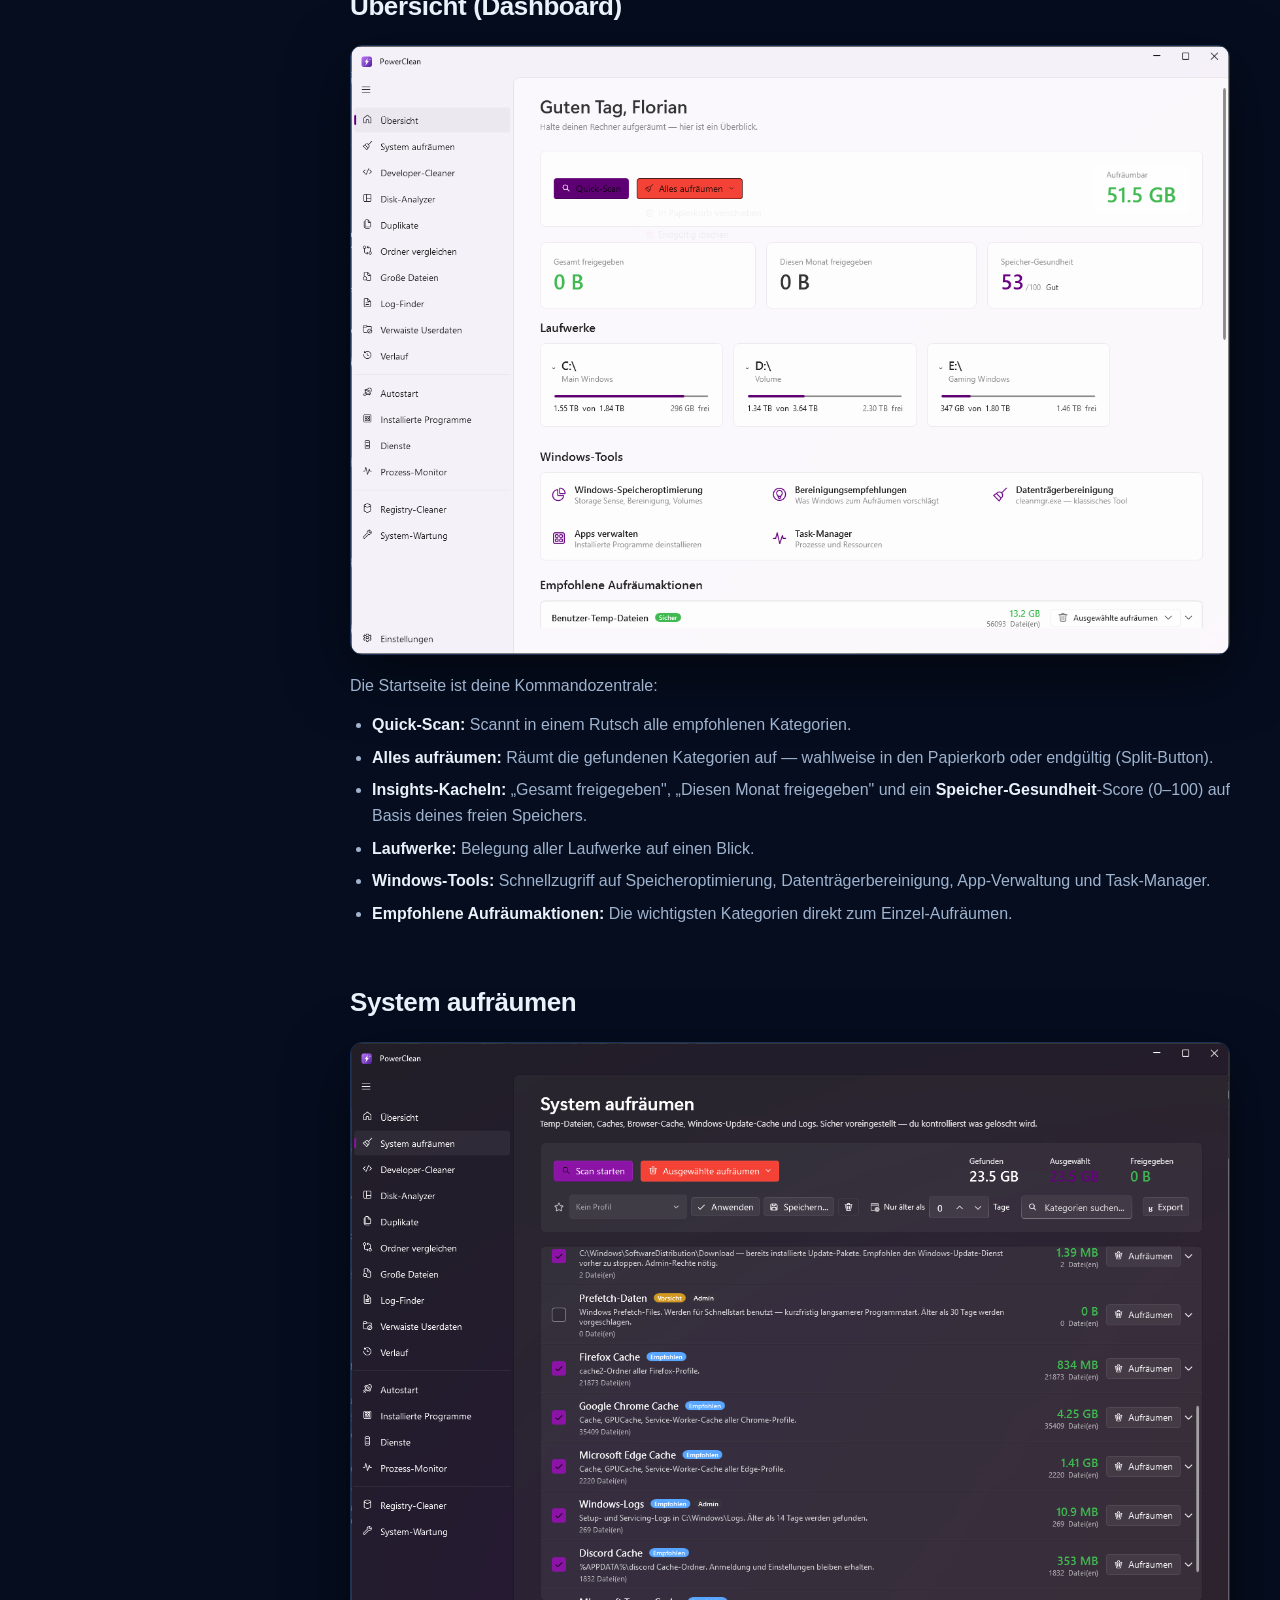
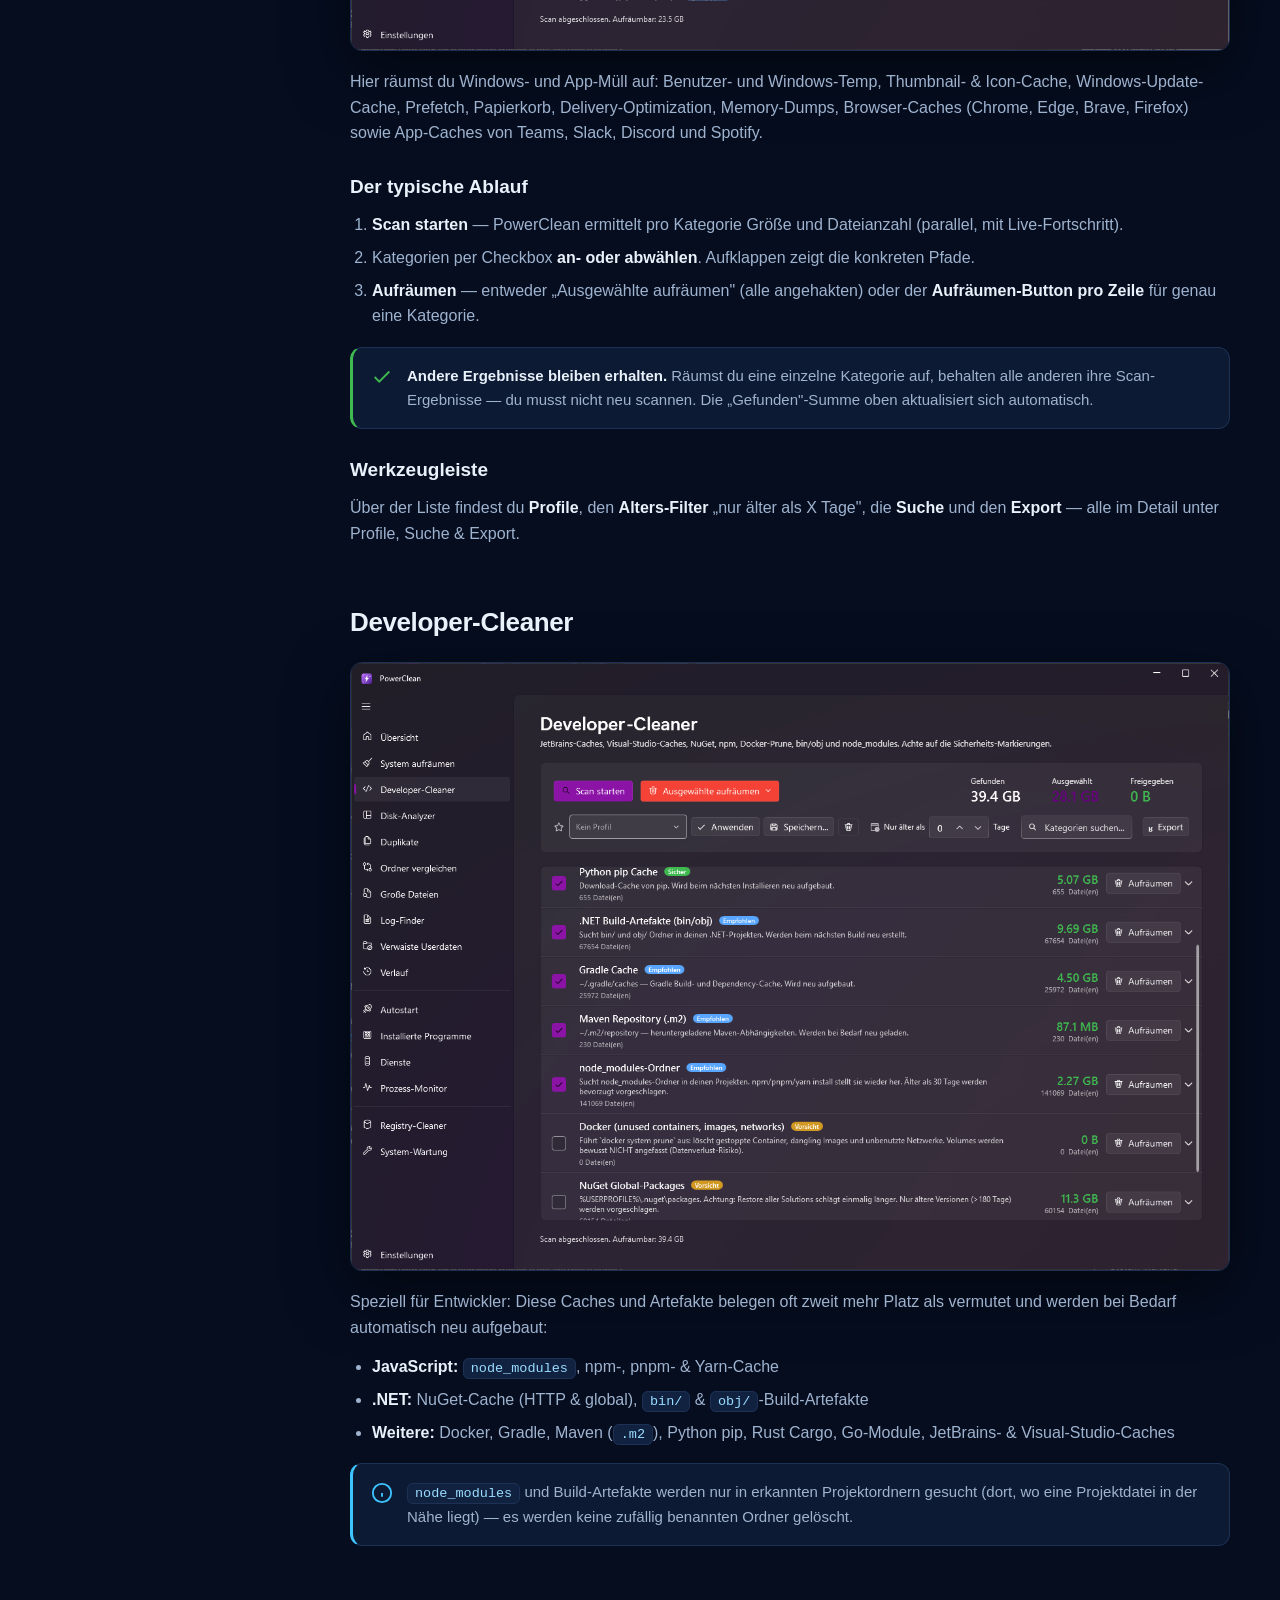
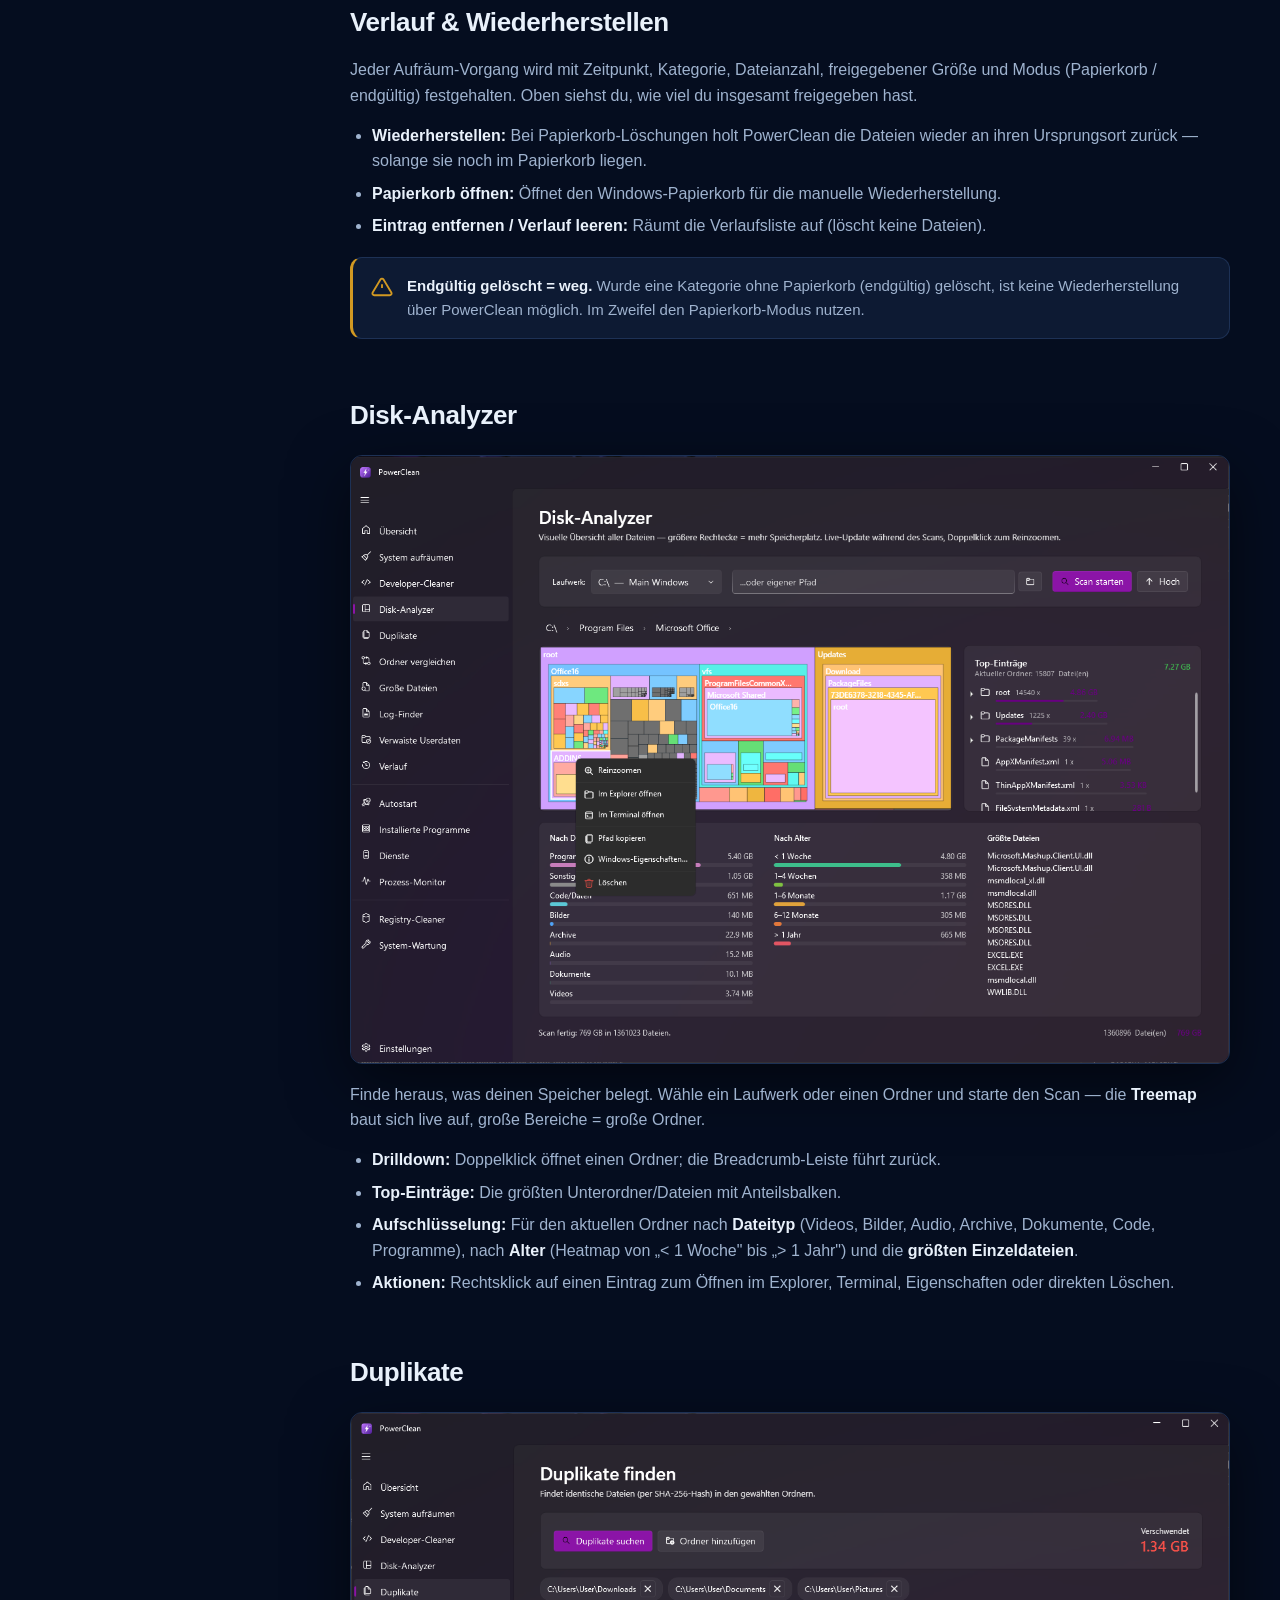
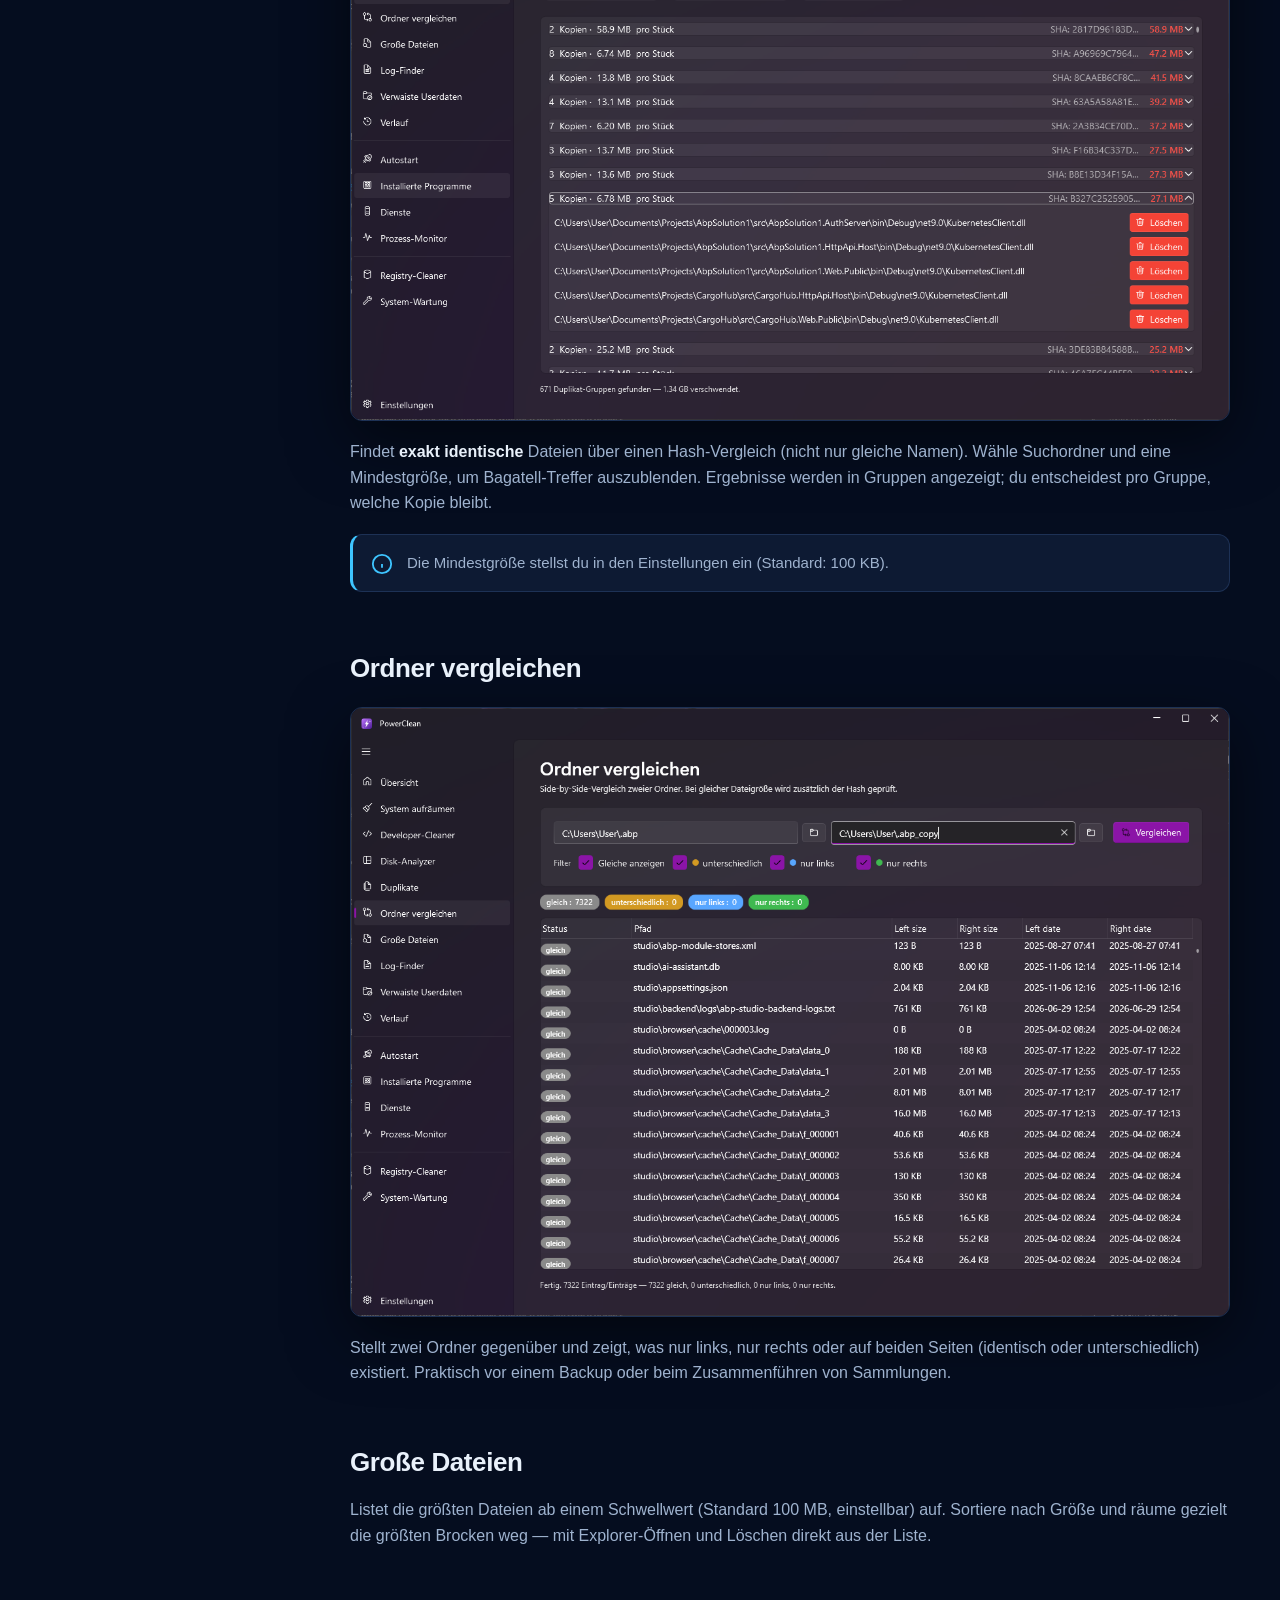
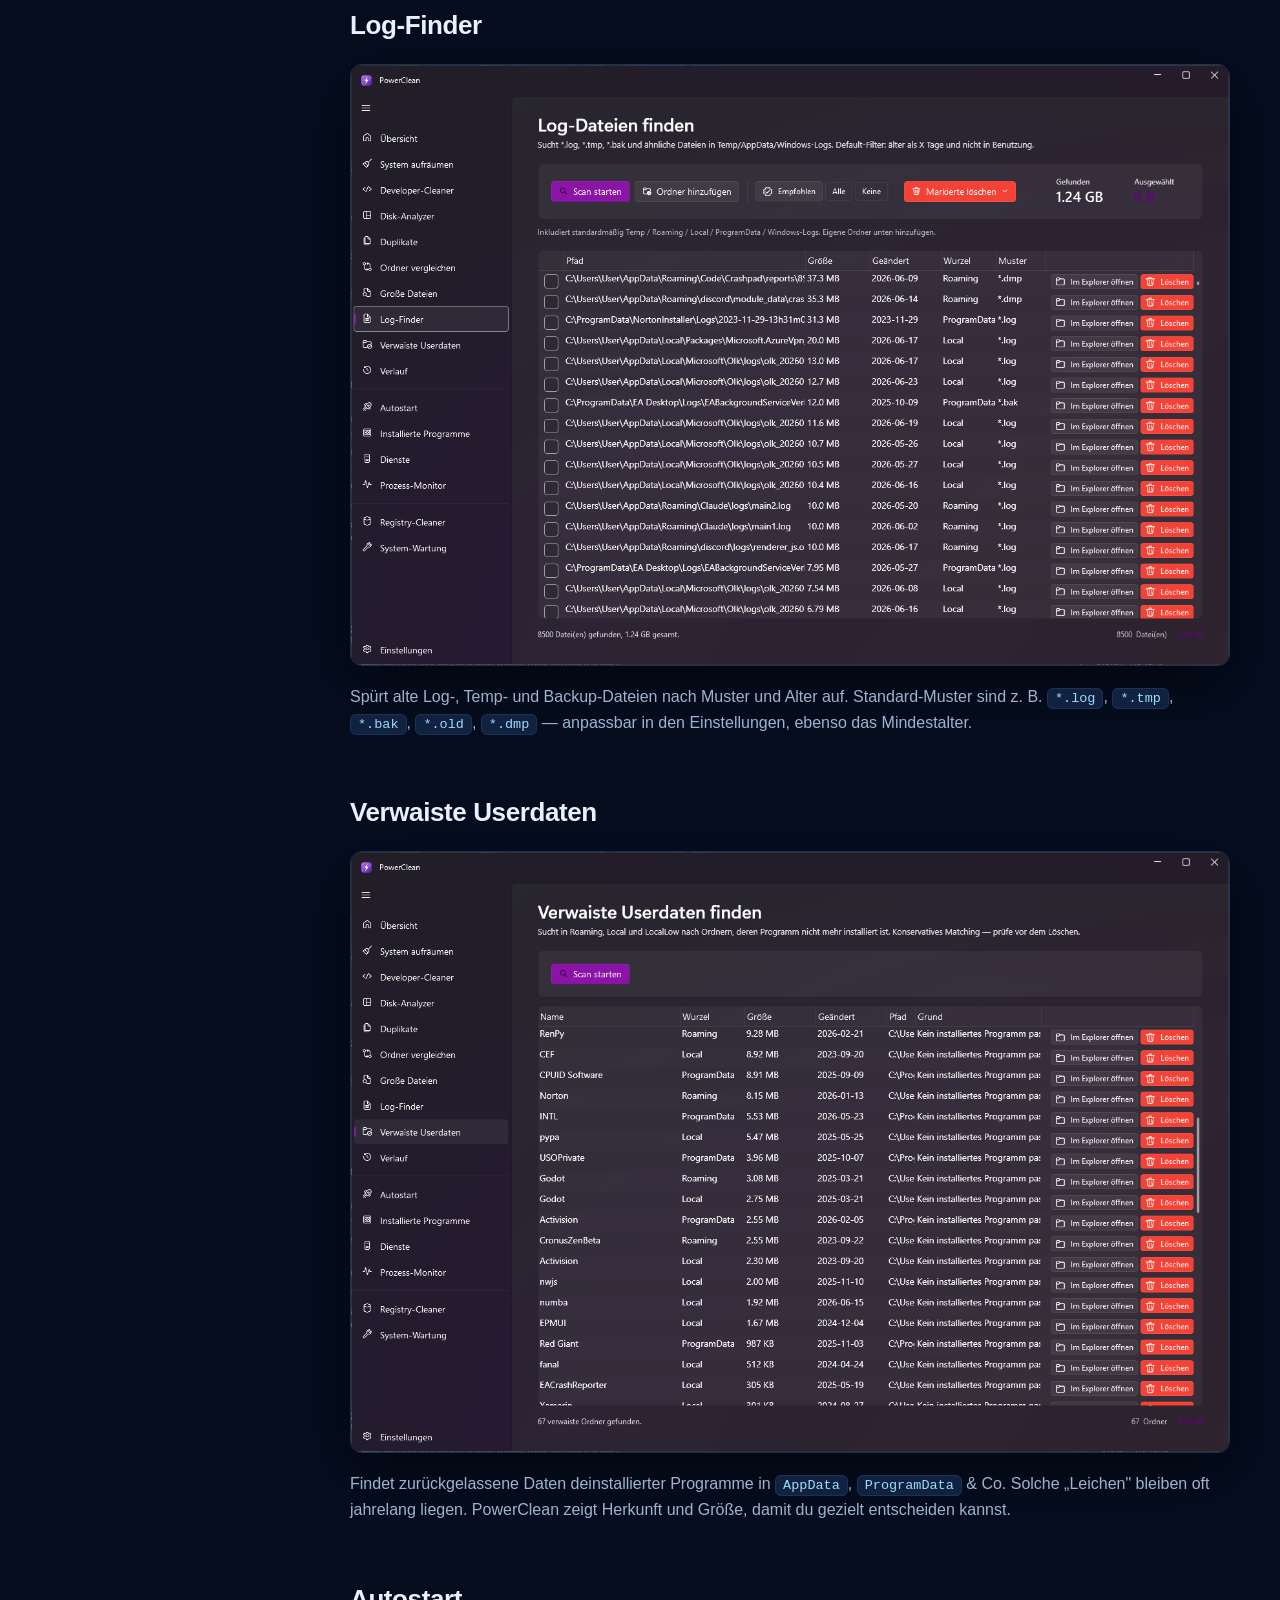
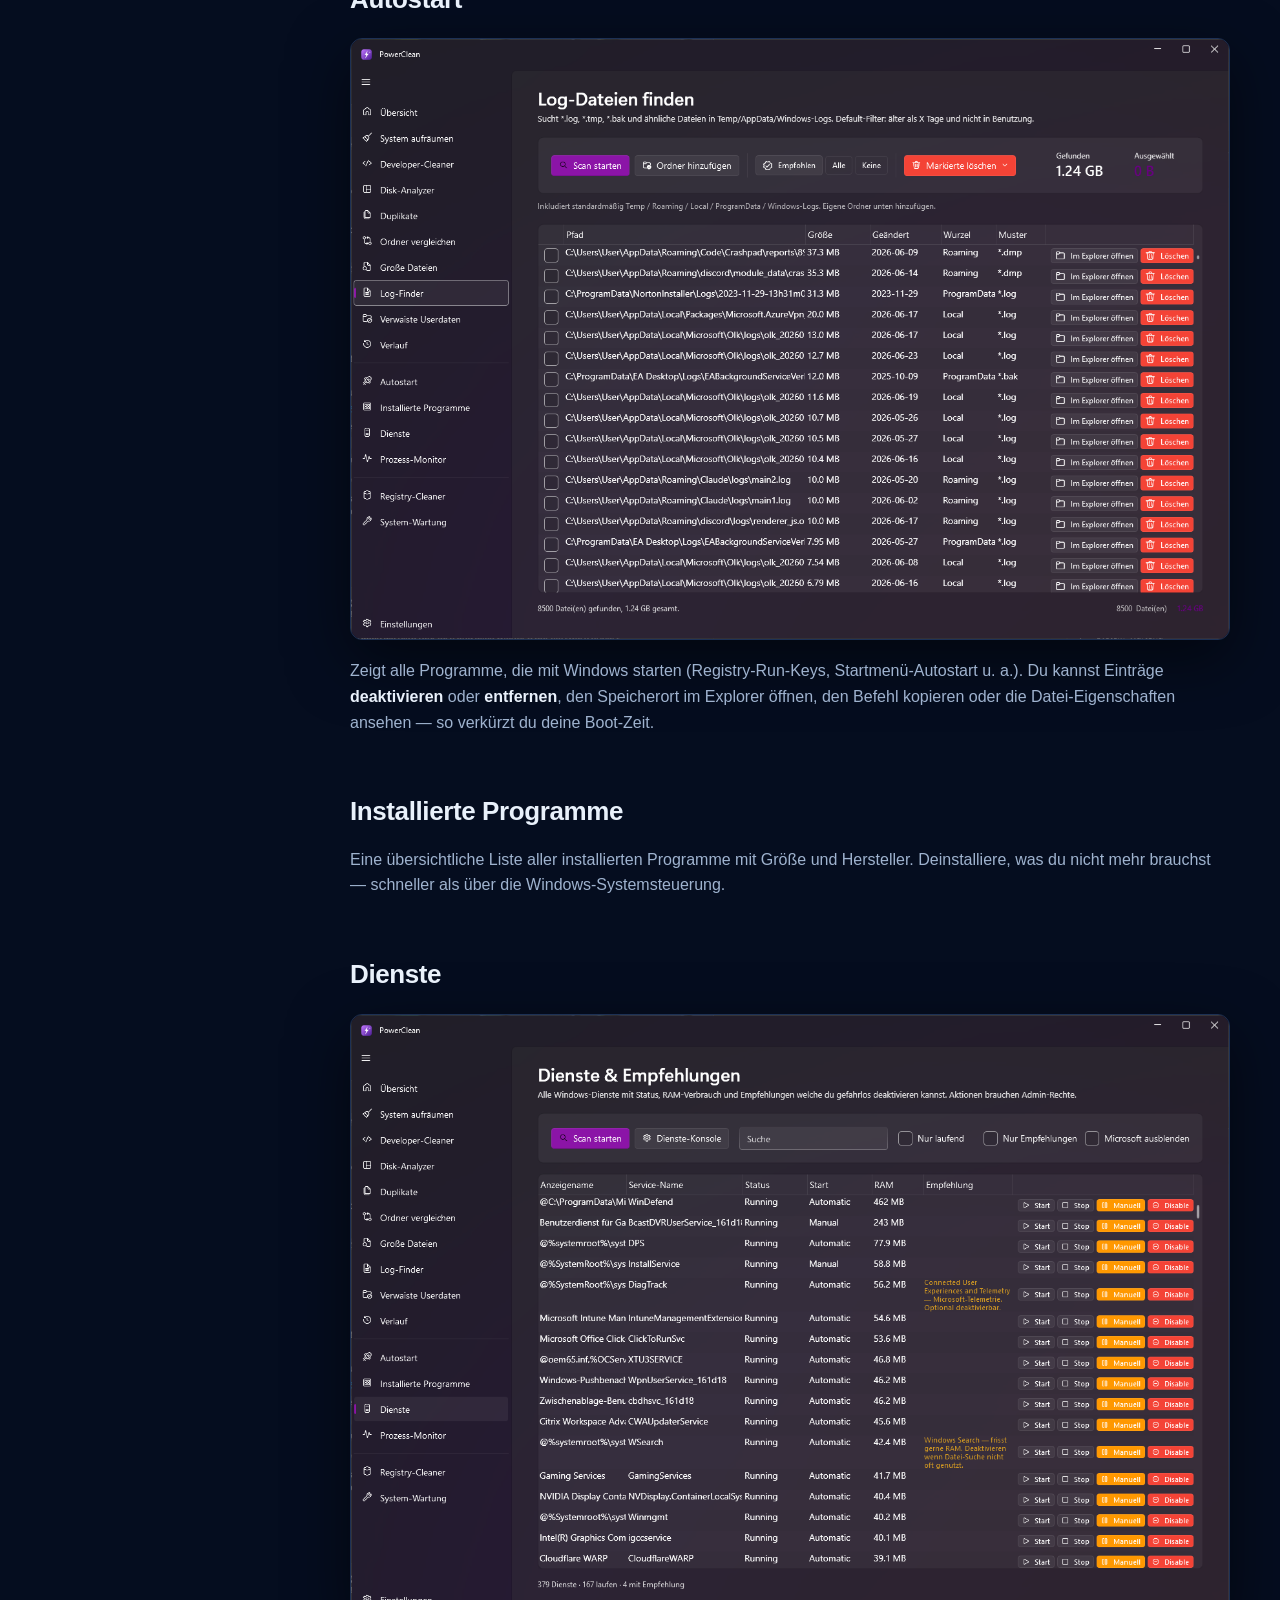
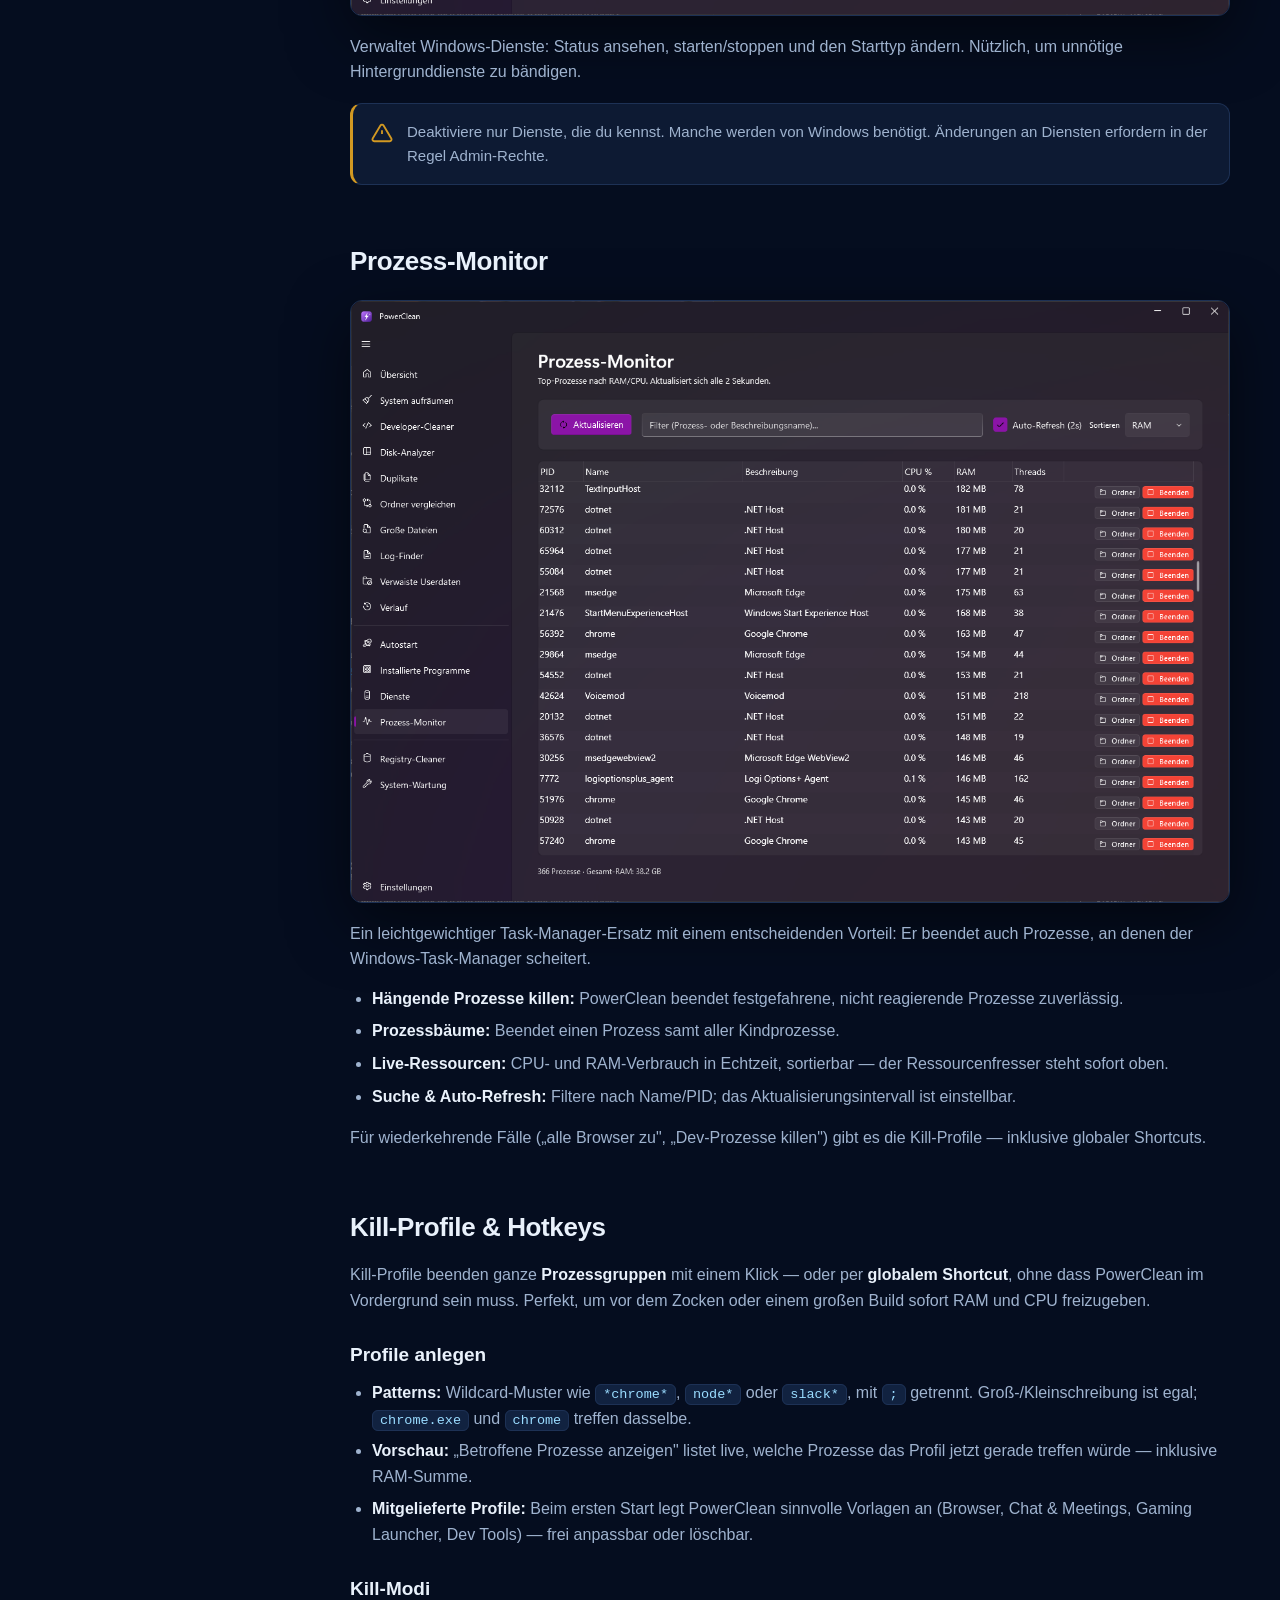
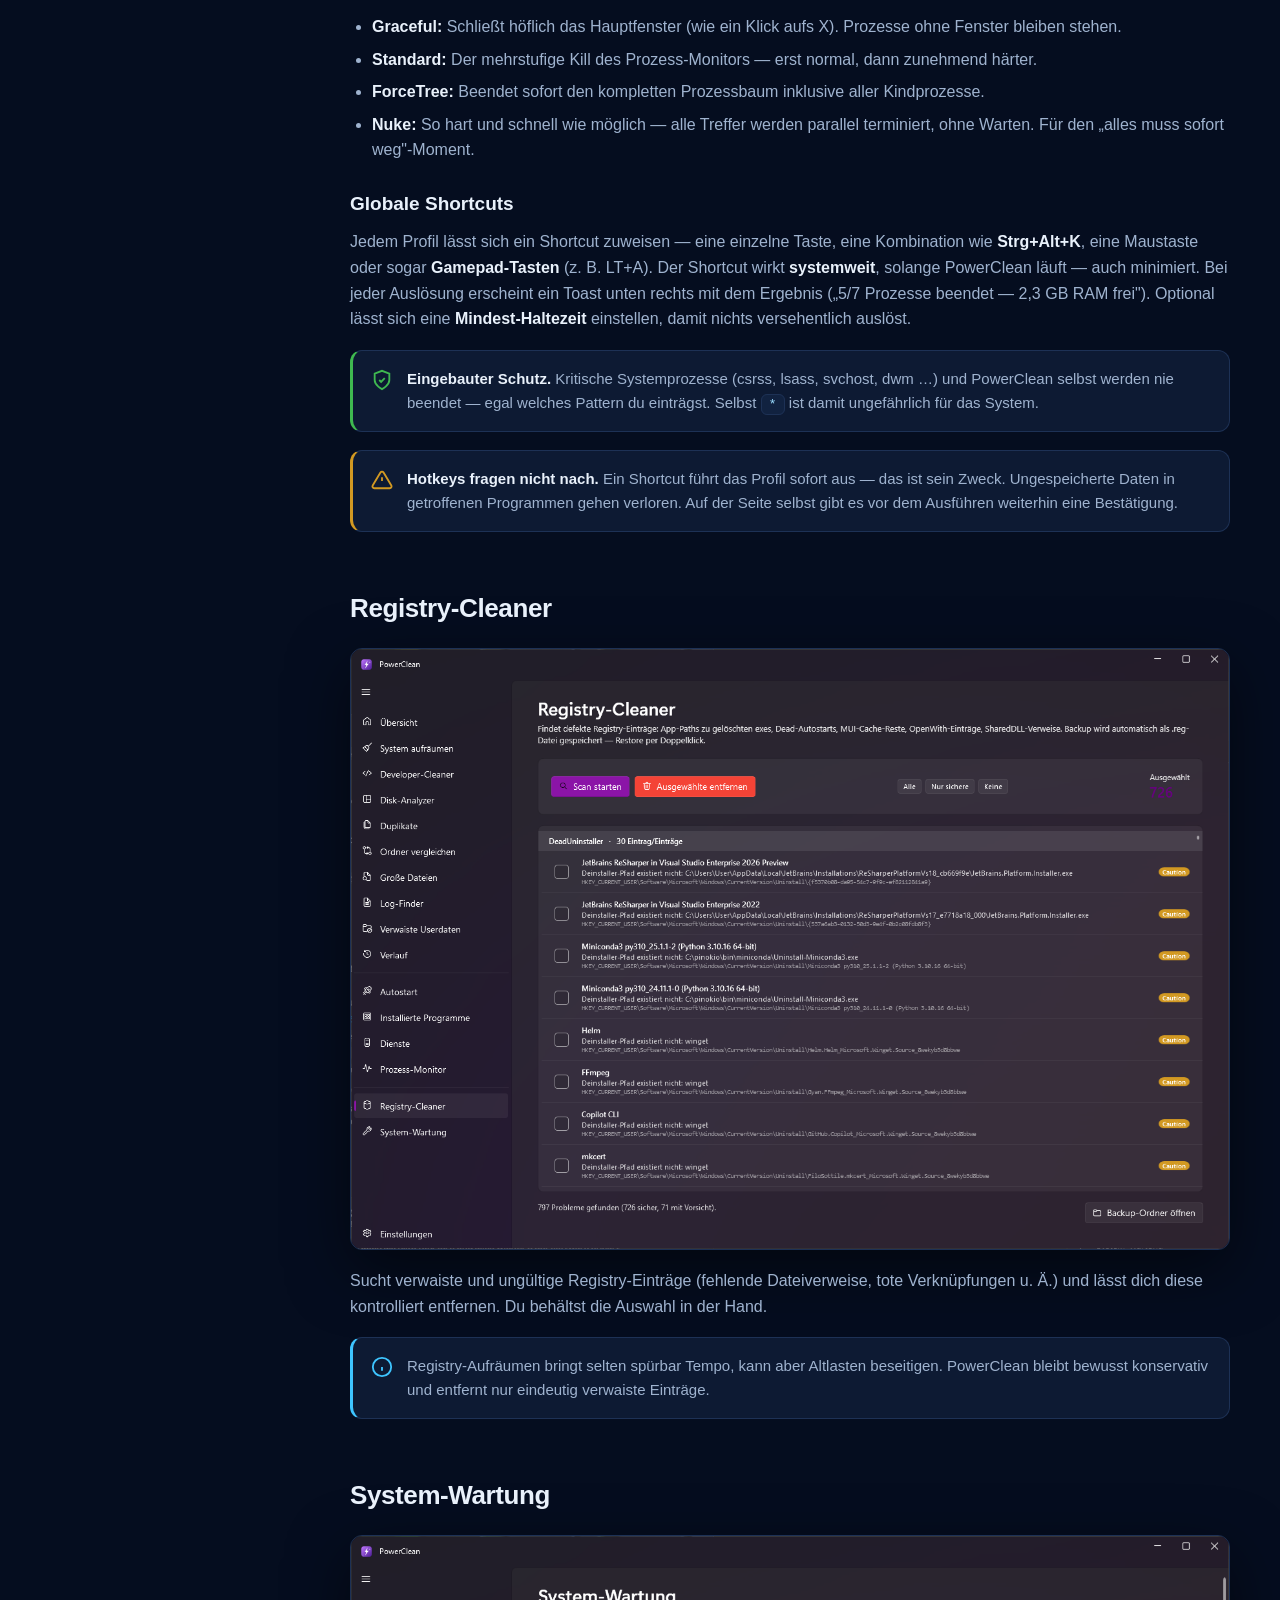
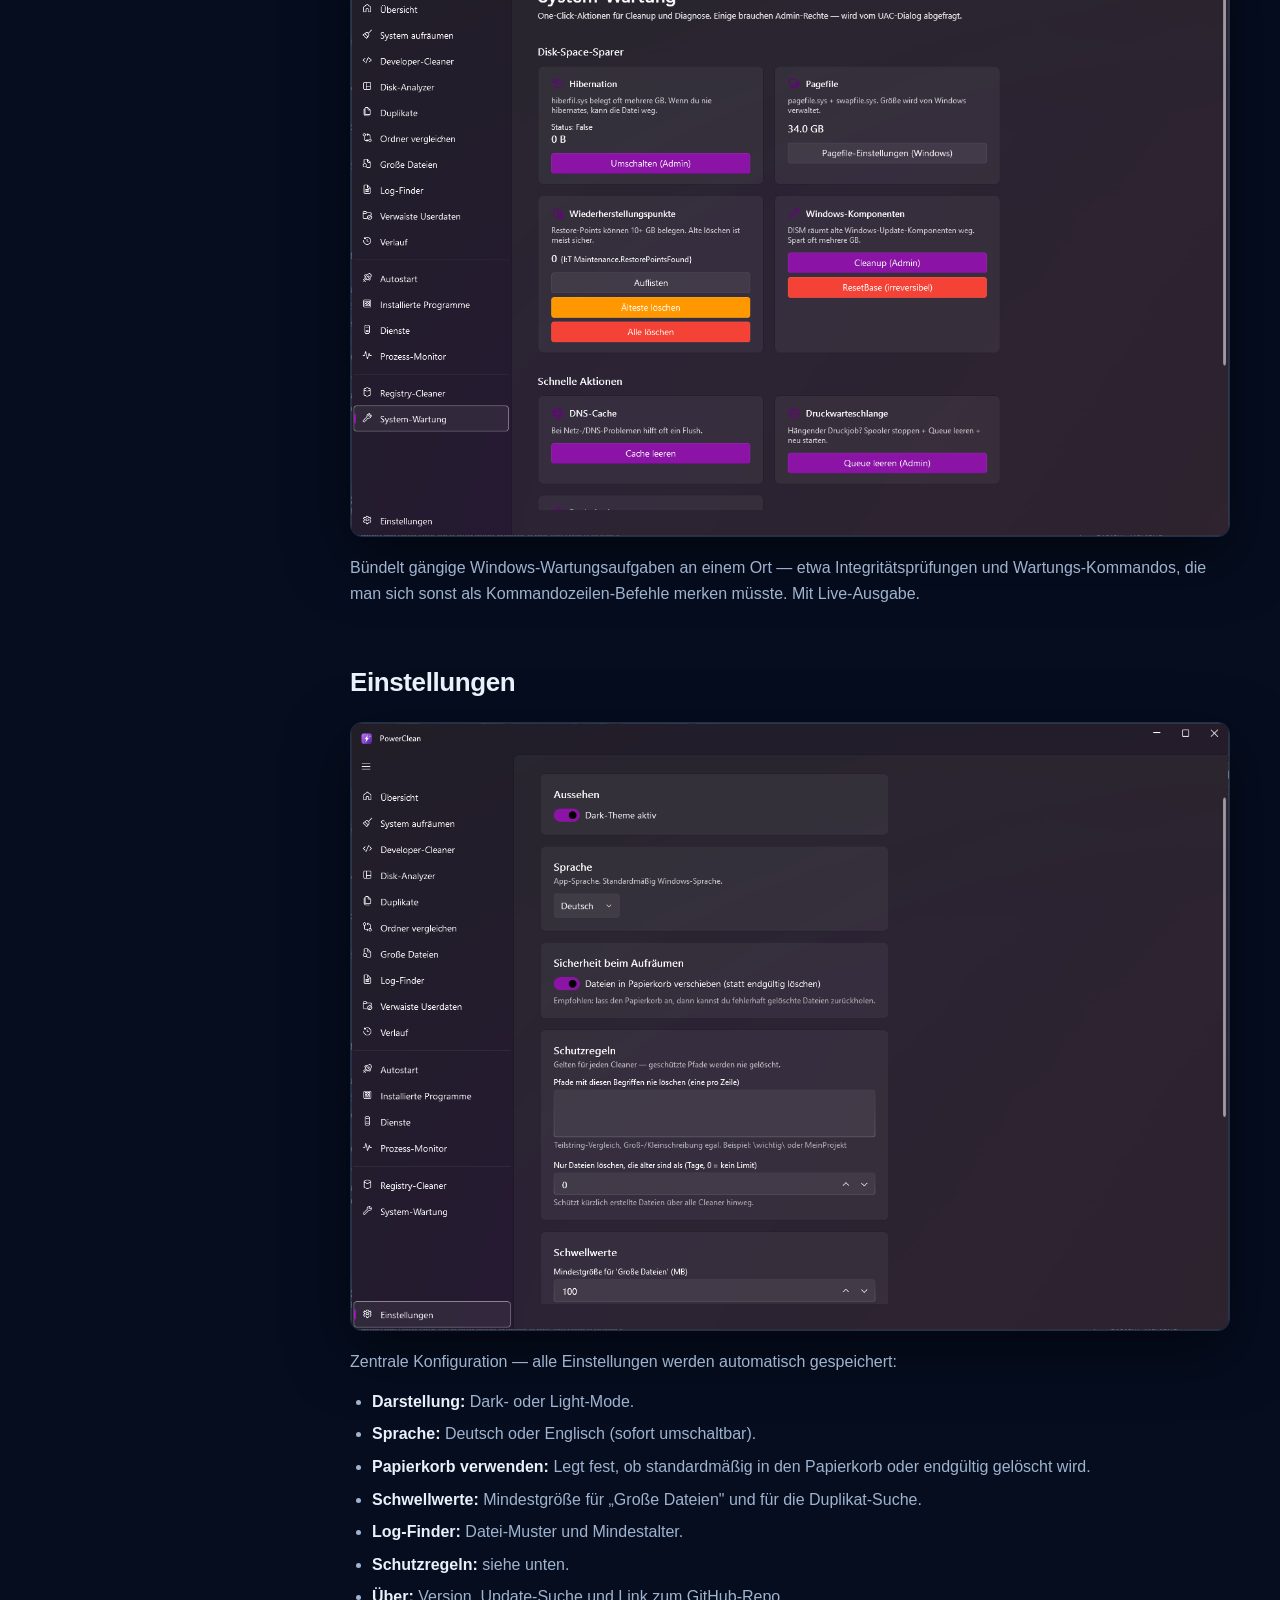
<file: docs/docs.html>
<!DOCTYPE html>
<html lang="de">
<head>
    <meta charset="UTF-8" />
    <meta name="viewport" content="width=device-width, initial-scale=1.0" />
    <title>PowerClean — Dokumentation &amp; Hilfe</title>
    <meta name="description" content="Vollständige Dokumentation und Hilfe zu PowerClean: jeder Bereich, jedes Feature und alle Einstellungen erklärt." />
    <link rel="canonical" href="https://fgilde.github.io/PowerClean/docs.html" />
    <link rel="icon" type="image/png" href="img/icon.png" />
    <link rel="stylesheet" href="assets/style.css" />
</head>
<body>

<!-- NAV -->
<nav class="nav">
    <div class="wrap nav-inner">
        <a class="brand" href="index.html">
            <img src="img/icon.png" alt="PowerClean" class="logo" />
            PowerClean
        </a>
        <div class="nav-links">
            <a href="index.html">Startseite</a>
            <a href="index.html#features">Features</a>
            <a href="index.html#compare">Vergleich</a>
            <a href="https://github.com/fgilde/PowerClean" target="_blank" rel="noopener">GitHub</a>
            <a class="nav-cta" href="index.html#download">Download</a>
        </div>
    </div>
</nav>

<div class="wrap docs-shell">

    <!-- SIDEBAR -->
    <aside class="docs-side">
        <h4>Start</h4>
        <a href="#intro">Was ist PowerClean?</a>
        <a href="#install">Installation &amp; Update</a>
        <a href="#safety-model">Sicherheitskonzept</a>
        <h4>Aufräumen</h4>
        <a href="#dashboard">Übersicht (Dashboard)</a>
        <a href="#system">System aufräumen</a>
        <a href="#developer">Developer-Cleaner</a>
        <a href="#history">Verlauf &amp; Wiederherstellen</a>
        <h4>Analysieren</h4>
        <a href="#analyzer">Disk-Analyzer</a>
        <a href="#duplicates">Duplikate</a>
        <a href="#folder-compare">Ordner vergleichen</a>
        <a href="#large-files">Große Dateien</a>
        <a href="#log-finder">Log-Finder</a>
        <a href="#orphan">Verwaiste Userdaten</a>
        <h4>System &amp; Tuning</h4>
        <a href="#autostart">Autostart</a>
        <a href="#programs">Installierte Programme</a>
        <a href="#services">Dienste</a>
        <a href="#process">Prozess-Monitor</a>
        <a href="#killprofiles">Kill-Profile &amp; Hotkeys</a>
        <a href="#registry">Registry-Cleaner</a>
        <a href="#maintenance">System-Wartung</a>
        <h4>Konfiguration</h4>
        <a href="#settings">Einstellungen</a>
        <a href="#protection">Schutzregeln</a>
        <a href="#profiles">Profile, Suche &amp; Export</a>
        <a href="#privacy">Datenschutz</a>
        <a href="#faq">FAQ</a>
    </aside>

    <!-- MAIN -->
    <main class="docs-main">
        <a class="docs-hero-link" href="index.html">← Zurück zur Startseite</a>
        <h1>Dokumentation &amp; Hilfe</h1>
        <p class="lead">Alles, was du über PowerClean wissen musst — jeder Bereich, jedes Feature und alle Einstellungen, verständlich erklärt.</p>

        <!-- INTRO -->
        <h2 id="intro">Was ist PowerClean?</h2>
        <p>
            PowerClean ist ein kostenloses All-in-One-Tool für Windows 10 und 11, um deinen PC aufzuräumen,
            Speicher freizugeben und das System im Griff zu behalten. Es vereint klassische Cleaner-Funktionen
            mit einem Disk-Analyzer, Duplikat-Finder, Prozess-Monitor, Autostart- und Dienste-Verwaltung und mehr.
        </p>
        <div class="callout safe">
            <svg viewBox="0 0 24 24" fill="none" stroke="currentColor" stroke-width="2"><path d="M12 22s8-4 8-10V5l-8-3-8 3v7c0 6 8 10 8 10z"/><polyline points="9 12 11 14 15 10"/></svg>
            <p><b>100 % gratis, keine Werbung, keine Telemetrie.</b> PowerClean sendet keine Nutzungsdaten und blendet keine Werbung ein. Der einzige Netzwerkzugriff ist der optionale Update-Check gegen GitHub.</p>
        </div>

        <!-- INSTALL -->
        <h2 id="install">Installation &amp; Update</h2>
        <h3>Setup oder Portable?</h3>
        <ul>
            <li><strong>Setup (.exe):</strong> Installiert PowerClean regulär inkl. Startmenü-Eintrag und aktiviert den integrierten Auto-Updater. Empfohlen für den Dauereinsatz.</li>
            <li><strong>Portable (.zip):</strong> Einfach entpacken und <code>PowerClean.exe</code> starten — keine Installation, ideal für den USB-Stick. (Auto-Update ist hier nicht aktiv.)</li>
        </ul>
        <h3>Updates</h3>
        <p>
            Die installierte Version prüft beim Start im Hintergrund auf Updates und bietet dir bei einer neuen
            Version ein Ein-Klick-Update an. Du kannst auch jederzeit unter <em>Einstellungen → Über</em> manuell
            nach Updates suchen.
        </p>
        <h3>Administrator-Rechte</h3>
        <p>
            Die meisten Funktionen laufen ohne Admin-Rechte. Einige Bereiche (z. B. Windows-Update-Cache,
            <code>C:\Windows\Temp</code>, Windows.old, bestimmte Dienste) benötigen erhöhte Rechte — sie sind mit
            dem Badge <span class="badge caution">Admin</span> gekennzeichnet. Starte PowerClean als Administrator,
            um sie vollständig zu nutzen.
        </p>

        <!-- SAFETY MODEL -->
        <h2 id="safety-model">Sicherheitskonzept</h2>
        <p>PowerClean ist „safe by default" aufgebaut. Jede Aufräum-Kategorie trägt eine Sicherheitsstufe:</p>
        <ul>
            <li><span class="badge safe">Sicher</span> Kann bedenkenlos gelöscht werden, wird automatisch neu erstellt (z. B. Thumbnail-Cache).</li>
            <li><span class="badge rec">Empfohlen</span> Löschen sinnvoll, minimale Folgen (z. B. Browser-Cache = evtl. etwas längere Ladezeiten).</li>
            <li><span class="badge caution">Vorsicht</span> Kann Re-Logins erfordern oder Neuaufbau-Zeit kosten (z. B. IDE-Caches).</li>
            <li><span class="badge warn">Warnung</span> Möglicherweise unwiderrufliche Folgen (z. B. Windows.old, Memory-Dumps).</li>
        </ul>
        <p>Standardmäßig sind nur <span class="badge safe">Sicher</span>- und <span class="badge rec">Empfohlen</span>-Kategorien vorausgewählt. Zusätzlich schützen dich drei Mechanismen:</p>
        <ul>
            <li><strong>Papierkorb-Standard:</strong> Gelöschtes geht in den Papierkorb und kann wiederhergestellt werden.</li>
            <li><strong>Verlauf &amp; Undo:</strong> Jeder Vorgang wird protokolliert (siehe <a href="#history">Verlauf</a>).</li>
            <li><strong>Schutzregeln:</strong> Bestimmte Pfade und zu junge Dateien bleiben immer unangetastet (siehe <a href="#protection">Schutzregeln</a>).</li>
        </ul>

        <!-- DASHBOARD -->
        <h2 id="dashboard">Übersicht (Dashboard)</h2>
        <img src="img/home-light.png" alt="Dashboard" />
        <p>Die Startseite ist deine Kommandozentrale:</p>
        <ul>
            <li><strong>Quick-Scan:</strong> Scannt in einem Rutsch alle empfohlenen Kategorien.</li>
            <li><strong>Alles aufräumen:</strong> Räumt die gefundenen Kategorien auf — wahlweise in den Papierkorb oder endgültig (Split-Button).</li>
            <li><strong>Insights-Kacheln:</strong> „Gesamt freigegeben", „Diesen Monat freigegeben" und ein <strong>Speicher-Gesundheit</strong>-Score (0–100) auf Basis deines freien Speichers.</li>
            <li><strong>Laufwerke:</strong> Belegung aller Laufwerke auf einen Blick.</li>
            <li><strong>Windows-Tools:</strong> Schnellzugriff auf Speicheroptimierung, Datenträgerbereinigung, App-Verwaltung und Task-Manager.</li>
            <li><strong>Empfohlene Aufräumaktionen:</strong> Die wichtigsten Kategorien direkt zum Einzel-Aufräumen.</li>
        </ul>

        <!-- SYSTEM -->
        <h2 id="system">System aufräumen</h2>
        <img src="img/system-clean.png" alt="System aufräumen" />
        <p>
            Hier räumst du Windows- und App-Müll auf: Benutzer- und Windows-Temp, Thumbnail- &amp; Icon-Cache,
            Windows-Update-Cache, Prefetch, Papierkorb, Delivery-Optimization, Memory-Dumps, Browser-Caches
            (Chrome, Edge, Brave, Firefox) sowie App-Caches von Teams, Slack, Discord und Spotify.
        </p>
        <h3>Der typische Ablauf</h3>
        <ol>
            <li><strong>Scan starten</strong> — PowerClean ermittelt pro Kategorie Größe und Dateianzahl (parallel, mit Live-Fortschritt).</li>
            <li>Kategorien per Checkbox <strong>an- oder abwählen</strong>. Aufklappen zeigt die konkreten Pfade.</li>
            <li><strong>Aufräumen</strong> — entweder „Ausgewählte aufräumen" (alle angehakten) oder der <strong>Aufräumen-Button pro Zeile</strong> für genau eine Kategorie.</li>
        </ol>
        <div class="callout safe">
            <svg viewBox="0 0 24 24" fill="none" stroke="currentColor" stroke-width="2"><polyline points="20 6 9 17 4 12"/></svg>
            <p><b>Andere Ergebnisse bleiben erhalten.</b> Räumst du eine einzelne Kategorie auf, behalten alle anderen ihre Scan-Ergebnisse — du musst nicht neu scannen. Die „Gefunden"-Summe oben aktualisiert sich automatisch.</p>
        </div>
        <h3>Werkzeugleiste</h3>
        <p>Über der Liste findest du <strong>Profile</strong>, den <strong>Alters-Filter</strong> „nur älter als X Tage", die <strong>Suche</strong> und den <strong>Export</strong> — alle im Detail unter <a href="#profiles">Profile, Suche &amp; Export</a>.</p>

        <!-- DEVELOPER -->
        <h2 id="developer">Developer-Cleaner</h2>
        <img src="img/dev-clean.png" alt="Developer-Cleaner" />
        <p>
            Speziell für Entwickler: Diese Caches und Artefakte belegen oft zweit mehr Platz als vermutet und
            werden bei Bedarf automatisch neu aufgebaut:
        </p>
        <ul>
            <li><strong>JavaScript:</strong> <code>node_modules</code>, npm-, pnpm- &amp; Yarn-Cache</li>
            <li><strong>.NET:</strong> NuGet-Cache (HTTP &amp; global), <code>bin/</code> &amp; <code>obj/</code>-Build-Artefakte</li>
            <li><strong>Weitere:</strong> Docker, Gradle, Maven (<code>.m2</code>), Python pip, Rust Cargo, Go-Module, JetBrains- &amp; Visual-Studio-Caches</li>
        </ul>
        <div class="callout">
            <svg viewBox="0 0 24 24" fill="none" stroke="currentColor" stroke-width="2"><circle cx="12" cy="12" r="10"/><path d="M12 16v-4M12 8h.01"/></svg>
            <p><code>node_modules</code> und Build-Artefakte werden nur in erkannten Projektordnern gesucht (dort, wo eine Projektdatei in der Nähe liegt) — es werden keine zufällig benannten Ordner gelöscht.</p>
        </div>

        <!-- HISTORY -->
        <h2 id="history">Verlauf &amp; Wiederherstellen</h2>
        <p>
            Jeder Aufräum-Vorgang wird mit Zeitpunkt, Kategorie, Dateianzahl, freigegebener Größe und Modus
            (Papierkorb / endgültig) festgehalten. Oben siehst du, wie viel du insgesamt freigegeben hast.
        </p>
        <ul>
            <li><strong>Wiederherstellen:</strong> Bei Papierkorb-Löschungen holt PowerClean die Dateien wieder an ihren Ursprungsort zurück — solange sie noch im Papierkorb liegen.</li>
            <li><strong>Papierkorb öffnen:</strong> Öffnet den Windows-Papierkorb für die manuelle Wiederherstellung.</li>
            <li><strong>Eintrag entfernen / Verlauf leeren:</strong> Räumt die Verlaufsliste auf (löscht keine Dateien).</li>
        </ul>
        <div class="callout warn">
            <svg viewBox="0 0 24 24" fill="none" stroke="currentColor" stroke-width="2"><path d="M10.29 3.86 1.82 18a2 2 0 0 0 1.71 3h16.94a2 2 0 0 0 1.71-3L13.71 3.86a2 2 0 0 0-3.42 0z"/><line x1="12" y1="9" x2="12" y2="13"/><line x1="12" y1="17" x2="12.01" y2="17"/></svg>
            <p><b>Endgültig gelöscht = weg.</b> Wurde eine Kategorie ohne Papierkorb (endgültig) gelöscht, ist keine Wiederherstellung über PowerClean möglich. Im Zweifel den Papierkorb-Modus nutzen.</p>
        </div>

        <!-- ANALYZER -->
        <h2 id="analyzer">Disk-Analyzer</h2>
        <img src="img/analyzer.png" alt="Disk-Analyzer" />
        <p>
            Finde heraus, was deinen Speicher belegt. Wähle ein Laufwerk oder einen Ordner und starte den Scan —
            die <strong>Treemap</strong> baut sich live auf, große Bereiche = große Ordner.
        </p>
        <ul>
            <li><strong>Drilldown:</strong> Doppelklick öffnet einen Ordner; die Breadcrumb-Leiste führt zurück.</li>
            <li><strong>Top-Einträge:</strong> Die größten Unterordner/Dateien mit Anteilsbalken.</li>
            <li><strong>Aufschlüsselung:</strong> Für den aktuellen Ordner nach <strong>Dateityp</strong> (Videos, Bilder, Audio, Archive, Dokumente, Code, Programme), nach <strong>Alter</strong> (Heatmap von „&lt; 1 Woche" bis „&gt; 1 Jahr") und die <strong>größten Einzeldateien</strong>.</li>
            <li><strong>Aktionen:</strong> Rechtsklick auf einen Eintrag zum Öffnen im Explorer, Terminal, Eigenschaften oder direkten Löschen.</li>
        </ul>

        <!-- DUPLICATES -->
        <h2 id="duplicates">Duplikate</h2>
        <img src="img/duplicates.png" alt="Duplikate" />
        <p>
            Findet <strong>exakt identische</strong> Dateien über einen Hash-Vergleich (nicht nur gleiche Namen).
            Wähle Suchordner und eine Mindestgröße, um Bagatell-Treffer auszublenden. Ergebnisse werden in Gruppen
            angezeigt; du entscheidest pro Gruppe, welche Kopie bleibt.
        </p>
        <div class="callout"><svg viewBox="0 0 24 24" fill="none" stroke="currentColor" stroke-width="2"><circle cx="12" cy="12" r="10"/><path d="M12 16v-4M12 8h.01"/></svg><p>Die Mindestgröße stellst du in den <a href="#settings">Einstellungen</a> ein (Standard: 100 KB).</p></div>

        <!-- FOLDER COMPARE -->
        <h2 id="folder-compare">Ordner vergleichen</h2>
        <img src="img/folder-compare.png" alt="Ordner vergleichen" />
        <p>
            Stellt zwei Ordner gegenüber und zeigt, was nur links, nur rechts oder auf beiden Seiten (identisch
            oder unterschiedlich) existiert. Praktisch vor einem Backup oder beim Zusammenführen von Sammlungen.
        </p>

        <!-- LARGE FILES -->
        <h2 id="large-files">Große Dateien</h2>
        <p>
            Listet die größten Dateien ab einem Schwellwert (Standard 100 MB, einstellbar) auf. Sortiere nach
            Größe und räume gezielt die größten Brocken weg — mit Explorer-Öffnen und Löschen direkt aus der Liste.
        </p>

        <!-- LOG FINDER -->
        <h2 id="log-finder">Log-Finder</h2>
        <img src="img/log-finder.png" alt="Log-Finder" />
        <p>
            Spürt alte Log-, Temp- und Backup-Dateien nach Muster und Alter auf. Standard-Muster sind z. B.
            <code>*.log</code>, <code>*.tmp</code>, <code>*.bak</code>, <code>*.old</code>, <code>*.dmp</code> —
            anpassbar in den Einstellungen, ebenso das Mindestalter.
        </p>

        <!-- ORPHAN -->
        <h2 id="orphan">Verwaiste Userdaten</h2>
        <img src="img/orphan-scan.png" alt="Verwaiste Userdaten" />
        <p>
            Findet zurückgelassene Daten deinstallierter Programme in <code>AppData</code>, <code>ProgramData</code>
            &amp; Co. Solche „Leichen" bleiben oft jahrelang liegen. PowerClean zeigt Herkunft und Größe, damit du
            gezielt entscheiden kannst.
        </p>

        <!-- AUTOSTART -->
        <h2 id="autostart">Autostart</h2>
        <img src="img/autostart-mng.png" alt="Autostart verwalten" />
        <p>
            Zeigt alle Programme, die mit Windows starten (Registry-Run-Keys, Startmenü-Autostart u. a.). Du kannst
            Einträge <strong>deaktivieren</strong> oder <strong>entfernen</strong>, den Speicherort im Explorer öffnen,
            den Befehl kopieren oder die Datei-Eigenschaften ansehen — so verkürzt du deine Boot-Zeit.
        </p>

        <!-- PROGRAMS -->
        <h2 id="programs">Installierte Programme</h2>
        <p>
            Eine übersichtliche Liste aller installierten Programme mit Größe und Hersteller. Deinstalliere, was du
            nicht mehr brauchst — schneller als über die Windows-Systemsteuerung.
        </p>

        <!-- SERVICES -->
        <h2 id="services">Dienste</h2>
        <img src="img/services.png" alt="Dienste" />
        <p>
            Verwaltet Windows-Dienste: Status ansehen, starten/stoppen und den Starttyp ändern. Nützlich, um
            unnötige Hintergrunddienste zu bändigen.
        </p>
        <div class="callout warn"><svg viewBox="0 0 24 24" fill="none" stroke="currentColor" stroke-width="2"><path d="M10.29 3.86 1.82 18a2 2 0 0 0 1.71 3h16.94a2 2 0 0 0 1.71-3L13.71 3.86a2 2 0 0 0-3.42 0z"/><line x1="12" y1="9" x2="12" y2="13"/><line x1="12" y1="17" x2="12.01" y2="17"/></svg><p>Deaktiviere nur Dienste, die du kennst. Manche werden von Windows benötigt. Änderungen an Diensten erfordern in der Regel Admin-Rechte.</p></div>

        <!-- PROCESS -->
        <h2 id="process">Prozess-Monitor</h2>
        <img src="img/process.png" alt="Prozess-Monitor" />
        <p>
            Ein leichtgewichtiger Task-Manager-Ersatz mit einem entscheidenden Vorteil: Er beendet auch Prozesse,
            an denen der Windows-Task-Manager scheitert.
        </p>
        <ul>
            <li><strong>Hängende Prozesse killen:</strong> PowerClean beendet festgefahrene, nicht reagierende Prozesse zuverlässig.</li>
            <li><strong>Prozessbäume:</strong> Beendet einen Prozess samt aller Kindprozesse.</li>
            <li><strong>Live-Ressourcen:</strong> CPU- und RAM-Verbrauch in Echtzeit, sortierbar — der Ressourcenfresser steht sofort oben.</li>
            <li><strong>Suche &amp; Auto-Refresh:</strong> Filtere nach Name/PID; das Aktualisierungsintervall ist einstellbar.</li>
        </ul>
        <p>Für wiederkehrende Fälle („alle Browser zu", „Dev-Prozesse killen") gibt es die <a href="#killprofiles">Kill-Profile</a> — inklusive globaler Shortcuts.</p>

        <!-- KILL PROFILES -->
        <h2 id="killprofiles">Kill-Profile &amp; Hotkeys</h2>
        <p>
            Kill-Profile beenden ganze <strong>Prozessgruppen</strong> mit einem Klick — oder per
            <strong>globalem Shortcut</strong>, ohne dass PowerClean im Vordergrund sein muss. Perfekt, um vor dem
            Zocken oder einem großen Build sofort RAM und CPU freizugeben.
        </p>
        <h3>Profile anlegen</h3>
        <ul>
            <li><strong>Patterns:</strong> Wildcard-Muster wie <code>*chrome*</code>, <code>node*</code> oder <code>slack*</code>, mit <code>;</code> getrennt. Groß-/Kleinschreibung ist egal; <code>chrome.exe</code> und <code>chrome</code> treffen dasselbe.</li>
            <li><strong>Vorschau:</strong> „Betroffene Prozesse anzeigen" listet live, welche Prozesse das Profil jetzt gerade treffen würde — inklusive RAM-Summe.</li>
            <li><strong>Mitgelieferte Profile:</strong> Beim ersten Start legt PowerClean sinnvolle Vorlagen an (Browser, Chat &amp; Meetings, Gaming Launcher, Dev Tools) — frei anpassbar oder löschbar.</li>
        </ul>
        <h3>Kill-Modi</h3>
        <ul>
            <li><strong>Graceful:</strong> Schließt höflich das Hauptfenster (wie ein Klick aufs X). Prozesse ohne Fenster bleiben stehen.</li>
            <li><strong>Standard:</strong> Der mehrstufige Kill des Prozess-Monitors — erst normal, dann zunehmend härter.</li>
            <li><strong>ForceTree:</strong> Beendet sofort den kompletten Prozessbaum inklusive aller Kindprozesse.</li>
            <li><strong>Nuke:</strong> So hart und schnell wie möglich — alle Treffer werden parallel terminiert, ohne Warten. Für den „alles muss sofort weg"-Moment.</li>
        </ul>
        <h3>Globale Shortcuts</h3>
        <p>
            Jedem Profil lässt sich ein Shortcut zuweisen — eine einzelne Taste, eine Kombination wie
            <strong>Strg+Alt+K</strong>, eine Maustaste oder sogar <strong>Gamepad-Tasten</strong> (z. B. LT+A).
            Der Shortcut wirkt <strong>systemweit</strong>, solange PowerClean läuft — auch minimiert. Bei jeder
            Auslösung erscheint ein Toast unten rechts mit dem Ergebnis („5/7 Prozesse beendet — 2,3 GB RAM frei").
            Optional lässt sich eine <strong>Mindest-Haltezeit</strong> einstellen, damit nichts versehentlich auslöst.
        </p>
        <div class="callout safe">
            <svg viewBox="0 0 24 24" fill="none" stroke="currentColor" stroke-width="2"><path d="M12 22s8-4 8-10V5l-8-3-8 3v7c0 6 8 10 8 10z"/><polyline points="9 12 11 14 15 10"/></svg>
            <p><b>Eingebauter Schutz.</b> Kritische Systemprozesse (csrss, lsass, svchost, dwm …) und PowerClean selbst werden nie beendet — egal welches Pattern du einträgst. Selbst <code>*</code> ist damit ungefährlich für das System.</p>
        </div>
        <div class="callout warn">
            <svg viewBox="0 0 24 24" fill="none" stroke="currentColor" stroke-width="2"><path d="M10.29 3.86 1.82 18a2 2 0 0 0 1.71 3h16.94a2 2 0 0 0 1.71-3L13.71 3.86a2 2 0 0 0-3.42 0z"/><line x1="12" y1="9" x2="12" y2="13"/><line x1="12" y1="17" x2="12.01" y2="17"/></svg>
            <p><b>Hotkeys fragen nicht nach.</b> Ein Shortcut führt das Profil sofort aus — das ist sein Zweck. Ungespeicherte Daten in getroffenen Programmen gehen verloren. Auf der Seite selbst gibt es vor dem Ausführen weiterhin eine Bestätigung.</p>
        </div>

        <!-- REGISTRY -->
        <h2 id="registry">Registry-Cleaner</h2>
        <img src="img/regclean.png" alt="Registry-Cleaner" />
        <p>
            Sucht verwaiste und ungültige Registry-Einträge (fehlende Dateiverweise, tote Verknüpfungen u. Ä.) und
            lässt dich diese kontrolliert entfernen. Du behältst die Auswahl in der Hand.
        </p>
        <div class="callout"><svg viewBox="0 0 24 24" fill="none" stroke="currentColor" stroke-width="2"><circle cx="12" cy="12" r="10"/><path d="M12 16v-4M12 8h.01"/></svg><p>Registry-Aufräumen bringt selten spürbar Tempo, kann aber Altlasten beseitigen. PowerClean bleibt bewusst konservativ und entfernt nur eindeutig verwaiste Einträge.</p></div>

        <!-- MAINTENANCE -->
        <h2 id="maintenance">System-Wartung</h2>
        <img src="img/system.png" alt="System-Wartung" />
        <p>
            Bündelt gängige Windows-Wartungsaufgaben an einem Ort — etwa Integritätsprüfungen und Wartungs-Kommandos,
            die man sich sonst als Kommandozeilen-Befehle merken müsste. Mit Live-Ausgabe.
        </p>

        <!-- SETTINGS -->
        <h2 id="settings">Einstellungen</h2>
        <img src="img/settings.png" alt="Einstellungen" />
        <p>Zentrale Konfiguration — alle Einstellungen werden automatisch gespeichert:</p>
        <ul>
            <li><strong>Darstellung:</strong> Dark- oder Light-Mode.</li>
            <li><strong>Sprache:</strong> Deutsch oder Englisch (sofort umschaltbar).</li>
            <li><strong>Papierkorb verwenden:</strong> Legt fest, ob standardmäßig in den Papierkorb oder endgültig gelöscht wird.</li>
            <li><strong>Schwellwerte:</strong> Mindestgröße für „Große Dateien" und für die Duplikat-Suche.</li>
            <li><strong>Log-Finder:</strong> Datei-Muster und Mindestalter.</li>
            <li><strong>Schutzregeln:</strong> siehe unten.</li>
            <li><strong>Über:</strong> Version, Update-Suche und Link zum GitHub-Repo.</li>
        </ul>

        <!-- PROTECTION -->
        <h2 id="protection">Schutzregeln</h2>
        <p>Zwei globale Regeln schützen dich vor versehentlichem Löschen — sie gelten für <strong>alle</strong> Cleaner, beim Scannen und beim Löschen:</p>
        <ul>
            <li><strong>Ausschluss-Pfade:</strong> Trage Begriffe/Pfade ein (einer pro Zeile). Jeder Pfad, der einen dieser Begriffe enthält, wird nie angefasst (Teilstring-Vergleich, Groß-/Kleinschreibung egal). Beispiel: <code>\wichtig\</code> oder <code>MeinProjekt</code>.</li>
            <li><strong>Nur Dateien älter als X Tage:</strong> Schützt kürzlich erstellte Dateien. Bei <code>0</code> gibt es kein Limit.</li>
        </ul>
        <div class="callout safe"><svg viewBox="0 0 24 24" fill="none" stroke="currentColor" stroke-width="2"><path d="M12 22s8-4 8-10V5l-8-3-8 3v7c0 6 8 10 8 10z"/></svg><p>Den Alters-Filter erreichst du auch direkt in der Cleaner-Werkzeugleiste („Nur älter als … Tage"). Nach dem Ändern einmal neu scannen, damit die Auswahl greift.</p></div>

        <!-- PROFILES -->
        <h2 id="profiles">Profile, Suche &amp; Export</h2>
        <h3>Profile (Presets)</h3>
        <p>
            Speichere deine Kategorie-Auswahl als benanntes Profil und wende sie später mit einem Klick wieder an —
            ideal für wiederkehrende Routinen („Schnell", „Vor Backup", „Developer").
        </p>
        <ol>
            <li>Kategorien anhaken → <strong>Speichern…</strong> → Namen vergeben.</li>
            <li>Profil im Dropdown wählen → <strong>Anwenden</strong> setzt genau diese Haken.</li>
            <li>Das Mülleimer-Symbol löscht das gewählte Profil.</li>
        </ol>
        <h3>Suche</h3>
        <p>Das Suchfeld filtert die Kategorien-Liste live nach Name und Beschreibung.</p>
        <h3>Export</h3>
        <p>Exportiere die aktuellen Scan-Ergebnisse als <strong>CSV</strong> oder <strong>JSON</strong> (inkl. Kategorie, Dateianzahl, Größe und Pfaden) — z. B. für Reports oder zur Dokumentation.</p>

        <!-- PRIVACY -->
        <h2 id="privacy">Datenschutz</h2>
        <p>
            PowerClean arbeitet vollständig lokal. Es gibt keine Werbung, keine Analytics und keine Weitergabe von
            Daten. Der einzige ausgehende Netzwerkzugriff ist der optionale Update-Check gegen die GitHub-Releases.
            Deine Einstellungen, Profile und der Verlauf liegen lokal unter
            <code>%LocalAppData%\PowerClean</code>.
        </p>

        <!-- FAQ -->
        <h2 id="faq">FAQ</h2>
        <h3>Ist PowerClean wirklich komplett kostenlos?</h3>
        <p>Ja. Kein Preis, kein „Pro", keine Werbung, kein gebündeltes Beiwerk. Der Quellcode ist offen auf GitHub.</p>
        <h3>Ist es sicher?</h3>
        <p>PowerClean ist konservativ ausgelegt: sichere Voreinstellungen, Papierkorb-Standard, Verlauf mit Wiederherstellen und globale Schutzregeln. Trotzdem gilt: Prüfe bei <span class="badge caution">Vorsicht</span>- und <span class="badge warn">Warnung</span>-Kategorien, was du löschst.</p>
        <h3>Kann ich Gelöschtes zurückholen?</h3>
        <p>Wenn es in den Papierkorb ging: ja, über den <a href="#history">Verlauf</a>. Bei endgültigem Löschen nicht.</p>
        <h3>Brauche ich Admin-Rechte?</h3>
        <p>Für den Großteil nicht. Einige System-Bereiche (mit <span class="badge caution">Admin</span> markiert) benötigen sie — dann PowerClean als Administrator starten.</p>
        <h3>Läuft es auf Windows 7 / 8?</h3>
        <p>Offiziell unterstützt sind Windows 10 und 11 (64-bit).</p>
        <h3>Wo finde ich Hilfe oder melde einen Fehler?</h3>
        <p>Über die <a href="https://github.com/fgilde/PowerClean/issues" target="_blank" rel="noopener">GitHub-Issues</a> — oder direkt hier:</p>
        <div class="docs-connect">
            <gilde-contact project="fgilde/PowerClean" widget="contact" theme="dark" accent="#3ec5ff"
                           language="de" title="Kontakt PowerClean" width="560" radius="18" padding="28"
                           show-logo="true" show-description="true" show-homepage="true"
                           show-preview-notice="false" show-footer="true"
                           footer-brand="PowerClean" footer-tagline="gilde.org">Kontakt PowerClean</gilde-contact>
            <gilde-support project="fgilde/PowerClean" widget="support" theme="dark" accent="#3ec5ff"
                           language="de" width="560" radius="18" padding="28"
                           show-logo="true" show-description="true" show-homepage="true"
                           show-preview-notice="false" show-footer="true"
                           footer-brand="PowerClean" footer-tagline="gilde.org"
                           show-support-hint="false" support-hint-text="Du wechselst zum jeweiligen Anbieter."
                           support-layout="rows" show-support-icons="true" show-support-qr="true">PowerClean unterstützen</gilde-support>
        </div>

        <div class="callout" style="margin-top:40px">
            <svg viewBox="0 0 24 24" fill="none" stroke="currentColor" stroke-width="2"><path d="M21 15v4a2 2 0 0 1-2 2H5a2 2 0 0 1-2-2v-4"/><polyline points="7 10 12 15 17 10"/><line x1="12" y1="15" x2="12" y2="3"/></svg>
            <p><b>Bereit?</b> <a href="index.html#download" style="color:var(--accent);font-weight:600">Lade PowerClean kostenlos herunter</a> — Setup oder Portable.</p>
        </div>
    </main>
</div>

<footer>
    <div class="wrap foot-inner">
        <div>© 2026 PowerClean · MIT-Lizenz · von <a href="https://florian.gilde.org" target="_blank" rel="noopener" style="color:var(--accent);font-weight:600">Florian Gilde</a> | <a href="https://www.gilde.org" target="_blank" rel="noopener" style="color:var(--accent);font-weight:600">gilde.org</a></div>
        <div class="foot-links">
            <a href="index.html">Startseite</a>
            <a href="https://github.com/fgilde/PowerClean" target="_blank" rel="noopener">GitHub</a>
            <a href="https://github.com/fgilde/PowerClean/releases" target="_blank" rel="noopener">Releases</a>
        </div>
    </div>
</footer>

<script src="assets/lightbox.js"></script>
<script type="module" src="https://connect.gilde.org/widgets/v1.js"></script>
</body>
</html>
</file>
<file: docs/assets/style.css>
/* ============================================================
   PowerClean — Website & Docs styles
   ============================================================ */
:root {
    --bg: #050d1f;
    --bg-2: #081228;
    --card: #0d1a33;
    --card-2: #112240;
    --stroke: #1d3155;
    --text: #e9f1fb;
    --muted: #9fb3cf;
    --muted-2: #758aa9;
    --accent: #3ec5ff;
    --accent-2: #0a84ff;
    --accent-3: #1e6fff;
    --green: #3fb950;
    --green-soft: #2ea043;
    --blue: #58a6ff;
    --amber: #d29922;
    --red: #f85149;
    --radius: 16px;
    --radius-lg: 24px;
    --maxw: 1180px;
    --shadow: 0 20px 60px rgba(0, 0, 0, .5);
    --grad: linear-gradient(135deg, #0a84ff 0%, #3ec5ff 100%);
    --grad-soft: linear-gradient(135deg, rgba(10, 132, 255, .18), rgba(62, 197, 255, .12));
    --font: "Segoe UI", -apple-system, BlinkMacSystemFont, Roboto, Helvetica, Arial, sans-serif;
}

* { box-sizing: border-box; margin: 0; padding: 0; }
html { scroll-behavior: smooth; scroll-padding-top: 90px; }

body {
    font-family: var(--font);
    background: var(--bg);
    color: var(--text);
    line-height: 1.6;
    -webkit-font-smoothing: antialiased;
    overflow-x: hidden;
}

/* Ambient background glows */
body::before {
    content: "";
    position: fixed;
    inset: 0;
    z-index: -1;
    background:
        radial-gradient(900px 600px at 15% -5%, rgba(10, 132, 255, .22), transparent 60%),
        radial-gradient(800px 500px at 95% 0%, rgba(62, 197, 255, .14), transparent 55%),
        radial-gradient(700px 700px at 60% 100%, rgba(30, 111, 255, .10), transparent 60%);
    pointer-events: none;
}

a { color: inherit; text-decoration: none; }
img { max-width: 100%; display: block; }

.wrap { width: 100%; max-width: var(--maxw); margin: 0 auto; padding: 0 24px; }

.accent-text {
    background: var(--grad);
    -webkit-background-clip: text;
    background-clip: text;
    color: transparent;
}
.green-text { color: var(--green); }

/* ---------- Nav ---------- */
.nav {
    position: sticky;
    top: 0;
    z-index: 50;
    backdrop-filter: blur(14px);
    background: rgba(11, 9, 16, .72);
    border-bottom: 1px solid var(--stroke);
}
.nav-inner {
    display: flex;
    align-items: center;
    gap: 28px;
    height: 64px;
}
.brand { display: flex; align-items: center; gap: 10px; font-weight: 700; font-size: 18px; }
.brand .logo {
    width: 30px; height: 30px; border-radius: 8px;
    object-fit: contain;
    filter: drop-shadow(0 4px 14px rgba(62, 197, 255, .45));
}
.nav-links { display: flex; gap: 22px; margin-left: auto; align-items: center; }
.nav-links a { color: var(--muted); font-size: 15px; font-weight: 500; transition: color .15s; }
.nav-links a:hover { color: var(--text); }
.nav-cta {
    padding: 9px 18px; border-radius: 10px; background: var(--grad);
    color: #fff !important; font-weight: 600;
    box-shadow: 0 6px 18px rgba(10, 132, 255, .4);
    transition: transform .15s, box-shadow .15s;
}
.nav-cta:hover { transform: translateY(-1px); box-shadow: 0 10px 26px rgba(62, 197, 255, .55); }

/* ---------- Buttons ---------- */
.btn {
    display: inline-flex; align-items: center; gap: 10px;
    padding: 14px 26px; border-radius: 12px;
    font-weight: 600; font-size: 16px; cursor: pointer;
    border: 1px solid transparent; transition: transform .15s, box-shadow .15s, background .15s;
}
.btn svg { width: 20px; height: 20px; }
.btn-primary { background: var(--grad); color: #fff; box-shadow: 0 10px 30px rgba(10, 132, 255, .45); position: relative; overflow: hidden; }
.btn-primary:hover { transform: translateY(-2px); box-shadow: 0 16px 40px rgba(62, 197, 255, .6); }
/* Shine sweep across primary buttons */
.btn-primary::after {
    content: "";
    position: absolute; top: 0; bottom: 0; left: -75%; width: 50%;
    background: linear-gradient(105deg, transparent, rgba(255, 255, 255, .35), transparent);
    transform: skewX(-20deg);
    animation: shine 4.5s ease-in-out infinite;
    pointer-events: none;
}
@keyframes shine {
    0%, 70% { left: -75%; }
    100% { left: 125%; }
}
.btn-ghost { background: rgba(255, 255, 255, .04); color: var(--text); border-color: var(--stroke); }
.btn-ghost:hover { transform: translateY(-2px); background: rgba(255, 255, 255, .08); }

/* ---------- Hero ---------- */
.hero { position: relative; padding: 70px 0 40px; }
.hero-badge {
    display: inline-flex; align-items: center; gap: 8px;
    padding: 7px 15px; border-radius: 999px;
    background: var(--grad-soft); border: 1px solid var(--stroke);
    color: var(--text); font-size: 13.5px; font-weight: 600; margin-bottom: 24px;
}
.hero-badge .dot { width: 8px; height: 8px; border-radius: 50%; background: var(--green); box-shadow: 0 0 10px var(--green); }

/* Hero app icon: floating + pulsing neon glow + sparkles */
.hero-icon-wrap { position: relative; display: inline-block; margin-bottom: 26px; }
.hero-icon {
    width: 108px; height: 108px; border-radius: 24px;
    animation: iconfloat 5s ease-in-out infinite, iconglow 3s ease-in-out infinite;
}
@keyframes iconfloat {
    0%, 100% { transform: translateY(0); }
    50% { transform: translateY(-10px); }
}
@keyframes iconglow {
    0%, 100% { filter: drop-shadow(0 0 18px rgba(62, 197, 255, .45)) drop-shadow(0 0 46px rgba(10, 132, 255, .25)); }
    50% { filter: drop-shadow(0 0 30px rgba(127, 220, 255, .7)) drop-shadow(0 0 70px rgba(30, 111, 255, .4)); }
}
.hero-icon-wrap::before,
.hero-icon-wrap::after {
    content: "";
    position: absolute; width: 12px; height: 12px;
    background: radial-gradient(circle, #fff 0%, #7fdcff 45%, transparent 70%);
    clip-path: polygon(50% 0, 62% 38%, 100% 50%, 62% 62%, 50% 100%, 38% 62%, 0 50%, 38% 38%);
    animation: sparkle 2.6s ease-in-out infinite;
    pointer-events: none;
}
.hero-icon-wrap::before { top: -6px; right: -12px; }
.hero-icon-wrap::after { bottom: 6px; left: -16px; width: 9px; height: 9px; animation-delay: 1.3s; }
@keyframes sparkle {
    0%, 100% { opacity: 0; transform: scale(.4) rotate(0deg); }
    50% { opacity: 1; transform: scale(1.15) rotate(35deg); }
}
.hero h1 { font-size: clamp(38px, 6vw, 66px); line-height: 1.05; letter-spacing: -1.5px; font-weight: 800; }
.hero p.sub { font-size: clamp(17px, 2.3vw, 21px); color: var(--muted); max-width: 640px; margin: 22px 0 34px; }
.hero-actions { display: flex; gap: 14px; flex-wrap: wrap; align-items: center; }
.hero-meta { display: flex; gap: 20px; flex-wrap: wrap; margin-top: 22px; color: var(--muted-2); font-size: 14px; }
.hero-meta span { display: inline-flex; align-items: center; gap: 7px; }
.hero-meta svg { width: 16px; height: 16px; color: var(--green); }

/* Tilted screenshots */
.hero-shots {
    margin-top: 66px;
    perspective: 2000px;
    display: flex;
    justify-content: center;
    position: relative;
}
.hero-shots .shot {
    border-radius: 14px;
    border: 1px solid var(--stroke);
    box-shadow: var(--shadow);
    overflow: hidden;
    transform: rotateX(14deg) rotateY(-16deg) rotateZ(2deg);
    transition: transform .5s cubic-bezier(.2, .7, .2, 1);
}
.hero-shots .shot.dark { width: 62%; z-index: 2; }
.hero-shots .shot.light {
    width: 46%; margin-left: -14%; margin-top: 60px;
    transform: rotateX(14deg) rotateY(-16deg) rotateZ(2deg) translateZ(-40px);
    opacity: .96;
}
.hero-shots:hover .shot { transform: rotateX(6deg) rotateY(-7deg) rotateZ(1deg); }
.hero-shots:hover .shot.light { transform: rotateX(6deg) rotateY(-7deg) rotateZ(1deg) translateZ(-30px); }
.hero-glow {
    position: absolute; inset: 6% 10% -10% 10%;
    background: var(--grad); filter: blur(90px); opacity: .28; z-index: 0; border-radius: 50%;
}

/* ---------- Free band ---------- */
.freeband { padding: 26px 0; border-top: 1px solid var(--stroke); border-bottom: 1px solid var(--stroke); background: var(--grad-soft); }
.freeband .row { display: flex; flex-wrap: wrap; justify-content: space-between; gap: 20px; }
.freeband .item { display: flex; align-items: center; gap: 12px; font-weight: 600; font-size: 15.5px; }
.freeband .item svg { width: 22px; height: 22px; color: var(--green); flex: none; }

/* ---------- Sections ---------- */
section { padding: 84px 0; }
.section-head { max-width: 720px; margin: 0 auto 52px; text-align: center; }
.eyebrow { text-transform: uppercase; letter-spacing: 2px; font-size: 13px; font-weight: 700; color: var(--accent); margin-bottom: 12px; }
.section-head h2 { font-size: clamp(28px, 4vw, 42px); letter-spacing: -1px; line-height: 1.1; font-weight: 800; }
.section-head p { color: var(--muted); font-size: 17.5px; margin-top: 16px; }

/* Feature grid */
.grid { display: grid; grid-template-columns: repeat(3, 1fr); gap: 20px; }
.feature {
    background: var(--card); border: 1px solid var(--stroke); border-radius: var(--radius);
    padding: 26px; transition: transform .18s, border-color .18s, background .18s;
}
.feature:hover {
    transform: translateY(-4px); border-color: var(--accent); background: var(--card-2);
    box-shadow: 0 8px 30px rgba(62, 197, 255, .18), 0 0 0 1px rgba(62, 197, 255, .15);
}
.feature .ico {
    width: 46px; height: 46px; border-radius: 12px; display: grid; place-items: center;
    background: var(--grad-soft); border: 1px solid var(--stroke); margin-bottom: 16px;
}
.feature .ico svg { width: 24px; height: 24px; color: var(--accent); }
.feature h3 { font-size: 18px; margin-bottom: 8px; }
.feature p { color: var(--muted); font-size: 15px; }

/* Spotlight (process monitor etc.) */
.spotlight { background: var(--bg-2); border-top: 1px solid var(--stroke); border-bottom: 1px solid var(--stroke); }
.spot-grid { display: grid; grid-template-columns: 1.05fr 1fr; gap: 48px; align-items: center; }
.spot-grid.rev { direction: rtl; }
.spot-grid.rev > * { direction: ltr; }
.spot-text .eyebrow { text-align: left; }
.spot-text h2 { font-size: clamp(26px, 3.4vw, 38px); letter-spacing: -.5px; line-height: 1.12; margin-bottom: 18px; }
.spot-text p { color: var(--muted); font-size: 17px; margin-bottom: 16px; }
.spot-list { list-style: none; display: flex; flex-direction: column; gap: 12px; margin-top: 22px; }
.spot-list li { display: flex; gap: 12px; align-items: flex-start; font-size: 15.5px; }
.spot-list svg { width: 20px; height: 20px; color: var(--green); flex: none; margin-top: 3px; }
.spot-shot { border-radius: 14px; border: 1px solid var(--stroke); box-shadow: var(--shadow); overflow: hidden; }
.spot-shot img { width: 100%; }

/* Comparison table */
.cmp { width: 100%; border-collapse: separate; border-spacing: 0; border: 1px solid var(--stroke); border-radius: var(--radius); overflow: hidden; font-size: 15.5px; }
.cmp th, .cmp td { padding: 16px 20px; text-align: left; border-bottom: 1px solid var(--stroke); }
.cmp thead th { background: var(--card-2); font-size: 15px; }
.cmp thead th.us { color: var(--text); }
.cmp thead th.them { color: var(--muted); }
.cmp tbody tr:last-child td { border-bottom: none; }
.cmp td.feat { color: var(--text); font-weight: 500; }
.cmp td.val { text-align: center; width: 160px; }
.cmp .yes { color: var(--green); font-weight: 700; }
.cmp .no { color: var(--muted-2); }
.cmp .col-us { background: rgba(62, 197, 255, .06); }

/* Gallery */
.gallery { display: grid; grid-template-columns: repeat(2, 1fr); gap: 18px; }
.gallery figure {
    border: 1px solid var(--stroke); border-radius: var(--radius); overflow: hidden; background: var(--card);
    transition: transform .18s, border-color .18s;
}
.gallery figure:hover { transform: translateY(-4px); border-color: var(--accent); }
.gallery figcaption { padding: 14px 18px; color: var(--muted); font-size: 14.5px; border-top: 1px solid var(--stroke); }
.gallery figcaption b { color: var(--text); font-weight: 600; }

/* CTA */
.cta-band { text-align: center; }
.cta-card {
    background: var(--grad-soft); border: 1px solid var(--stroke); border-radius: var(--radius-lg);
    padding: 60px 40px; position: relative; overflow: hidden;
}
.cta-card h2 { font-size: clamp(28px, 4vw, 44px); letter-spacing: -1px; margin-bottom: 14px; }
.cta-card p { color: var(--muted); font-size: 18px; max-width: 560px; margin: 0 auto 30px; }
.cta-actions { display: flex; gap: 14px; justify-content: center; flex-wrap: wrap; }

/* Footer */
footer { border-top: 1px solid var(--stroke); padding: 40px 0; color: var(--muted-2); font-size: 14.5px; }
.foot-inner { display: flex; justify-content: space-between; gap: 20px; flex-wrap: wrap; align-items: center; }
.foot-links { display: flex; gap: 20px; flex-wrap: wrap; }
.foot-links a:hover { color: var(--text); }

/* ---------- Docs layout ---------- */
.docs-shell { display: grid; grid-template-columns: 260px 1fr; gap: 40px; align-items: start; padding: 40px 0 80px; }
.docs-side {
    position: sticky; top: 88px; align-self: start;
    max-height: calc(100vh - 110px); overflow-y: auto;
    border: 1px solid var(--stroke); border-radius: var(--radius); background: var(--card); padding: 18px;
}
.docs-side h4 { font-size: 12px; text-transform: uppercase; letter-spacing: 1.5px; color: var(--muted-2); margin: 16px 0 8px; }
.docs-side h4:first-child { margin-top: 0; }
.docs-side a { display: block; padding: 6px 10px; border-radius: 8px; color: var(--muted); font-size: 14.5px; transition: background .12s, color .12s; }
.docs-side a:hover { background: var(--card-2); color: var(--text); }
.docs-main { min-width: 0; }
.docs-main h1 { font-size: 40px; letter-spacing: -1px; margin-bottom: 10px; }
.docs-main > p.lead { color: var(--muted); font-size: 18px; margin-bottom: 30px; }
.docs-main h2 { font-size: 26px; margin: 46px 0 14px; padding-top: 10px; letter-spacing: -.4px; scroll-margin-top: 88px; }
.docs-main h2 .anchor { color: var(--accent); }
.docs-main h3 { font-size: 19px; margin: 26px 0 10px; }
.docs-main p { color: var(--muted); margin-bottom: 14px; }
.docs-main ul, .docs-main ol { color: var(--muted); margin: 0 0 16px 22px; }
.docs-main li { margin-bottom: 7px; }
.docs-main strong { color: var(--text); }
.docs-main img { border: 1px solid var(--stroke); border-radius: 12px; margin: 18px 0; box-shadow: var(--shadow); }
.docs-main code {
    background: var(--card-2); border: 1px solid var(--stroke); border-radius: 6px;
    padding: 2px 7px; font-family: "Cascadia Code", Consolas, monospace; font-size: 13.5px; color: #9adcff;
}
.callout {
    display: flex; gap: 14px; padding: 16px 18px; border-radius: 12px; margin: 18px 0;
    background: var(--card); border: 1px solid var(--stroke); border-left: 3px solid var(--accent);
}
.callout.safe { border-left-color: var(--green); }
.callout.warn { border-left-color: var(--amber); }
.callout svg { width: 22px; height: 22px; flex: none; margin-top: 2px; color: var(--accent); }
.callout.safe svg { color: var(--green); }
.callout.warn svg { color: var(--amber); }
.callout p { margin: 0; color: var(--muted); font-size: 15px; }
.callout b { color: var(--text); }

.badge { display: inline-block; padding: 2px 10px; border-radius: 999px; font-size: 12px; font-weight: 700; vertical-align: middle; }
.badge.safe { background: rgba(63, 185, 80, .16); color: var(--green); }
.badge.rec { background: rgba(88, 166, 255, .16); color: var(--blue); }
.badge.caution { background: rgba(210, 153, 34, .16); color: var(--amber); }
.badge.warn { background: rgba(248, 81, 73, .16); color: var(--red); }

.docs-hero-link { display: inline-flex; align-items: center; gap: 8px; color: var(--accent); font-weight: 600; margin-bottom: 24px; }

/* ---------- Lightbox ---------- */
.zoomable { cursor: zoom-in; }
.lightbox {
    position: fixed; inset: 0; z-index: 200; display: none;
    align-items: center; justify-content: center; padding: 48px;
    background: rgba(3, 8, 18, .88); backdrop-filter: blur(10px); cursor: zoom-out;
}
.lightbox.open { display: flex; animation: lbfade .18s ease; }
@keyframes lbfade { from { opacity: 0; } to { opacity: 1; } }
.lightbox img {
    max-width: 92vw; max-height: 84vh; cursor: default;
    border: 1px solid var(--stroke); border-radius: 12px; box-shadow: var(--shadow);
    animation: lbin .22s cubic-bezier(.2, .7, .2, 1);
}
@keyframes lbin { from { opacity: 0; transform: scale(.96); } to { opacity: 1; transform: scale(1); } }
.lb-cap { position: absolute; left: 0; right: 0; bottom: 22px; text-align: center; color: var(--muted); font-size: 14.5px; padding: 0 20px; }
.lb-cap b { color: var(--text); }
.lb-btn, .lb-close {
    position: absolute; border: 1px solid var(--stroke); background: rgba(13, 26, 51, .82);
    color: #fff; display: grid; place-items: center; cursor: pointer;
    transition: background .15s, transform .15s;
}
.lb-btn { top: 50%; transform: translateY(-50%); width: 52px; height: 52px; border-radius: 50%; }
.lb-btn:hover { background: var(--accent); }
.lb-prev { left: 26px; } .lb-next { right: 26px; }
.lb-close { top: 22px; right: 26px; width: 44px; height: 44px; border-radius: 50%; }
.lb-close:hover { background: var(--red); }
.lb-btn svg, .lb-close svg { width: 22px; height: 22px; }
@media (max-width: 560px) {
    .lightbox { padding: 16px; }
    .lb-btn { width: 42px; height: 42px; } .lb-prev { left: 8px; } .lb-next { right: 8px; }
}

/* ---------- Responsive ---------- */
@media (max-width: 900px) {
    .grid { grid-template-columns: 1fr 1fr; }
    .spot-grid { grid-template-columns: 1fr; }
    .spot-grid.rev { direction: ltr; }
    .gallery { grid-template-columns: 1fr; }
    .docs-shell { grid-template-columns: 1fr; }
    .docs-side { position: relative; top: 0; max-height: none; }
    .nav-links a:not(.nav-cta) { display: none; }
    .hero-shots .shot.dark { width: 78%; }
    .hero-shots .shot.light { width: 60%; margin-left: -22%; }
}
@media (max-width: 560px) {
    .grid { grid-template-columns: 1fr; }
    .cmp td.val { width: 96px; }
    .hero { padding-top: 40px; }
    .hero-icon { width: 84px; height: 84px; }
}

/* ---------- Reduced motion ---------- */
@media (prefers-reduced-motion: reduce) {
    .hero-icon { animation: none; filter: drop-shadow(0 0 22px rgba(62, 197, 255, .45)); }
    .hero-icon-wrap::before, .hero-icon-wrap::after { animation: none; opacity: .8; }
    .btn-primary::after { animation: none; display: none; }
    html { scroll-behavior: auto; }
    .lightbox.open, .lightbox img { animation: none; }
}

/* ===== Connect-Widgets (Kontakt & Support) ===== */
.connect-grid {
    display: grid;
    grid-template-columns: repeat(auto-fit, minmax(320px, 560px));
    gap: 28px;
    justify-content: center;
    align-items: start;
}
gilde-contact, gilde-support { display: block; max-width: 100%; }
.docs-connect { display: flex; gap: 14px; flex-wrap: wrap; margin: 16px 0; }
</file>
